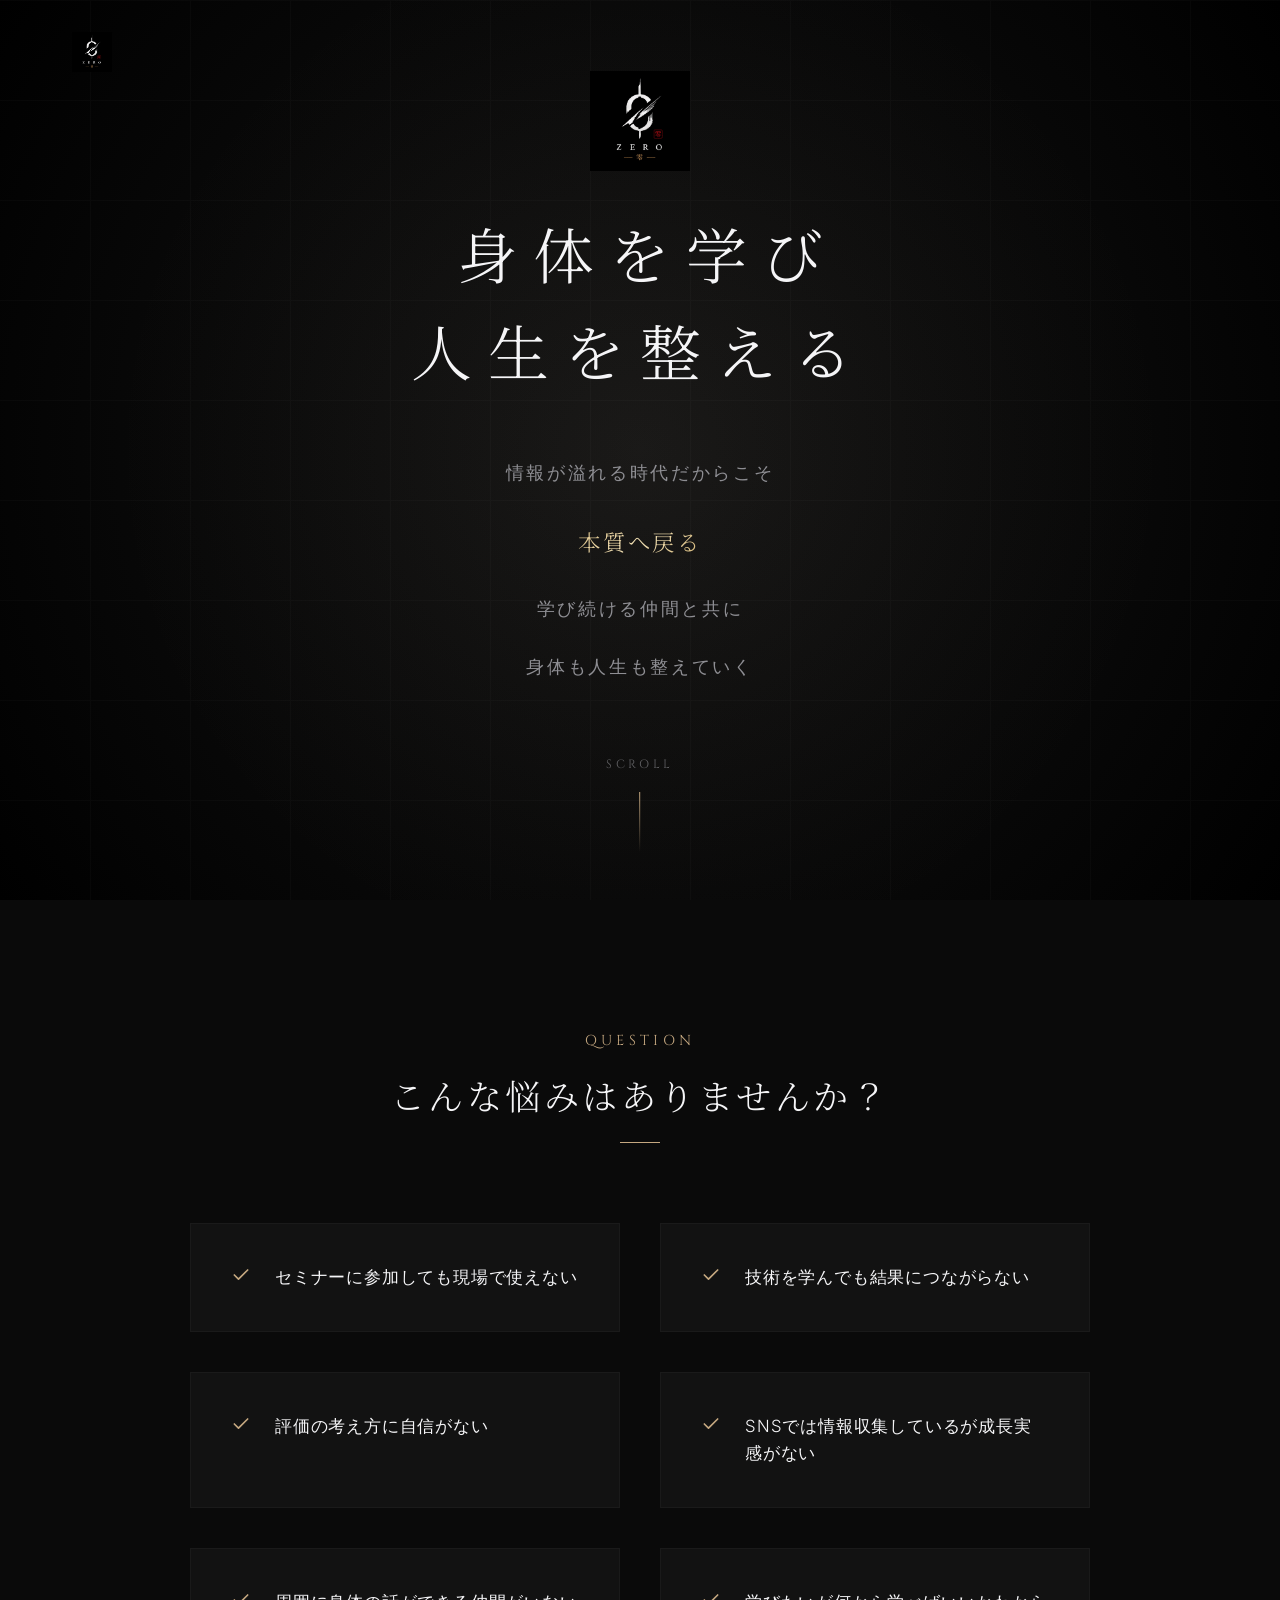
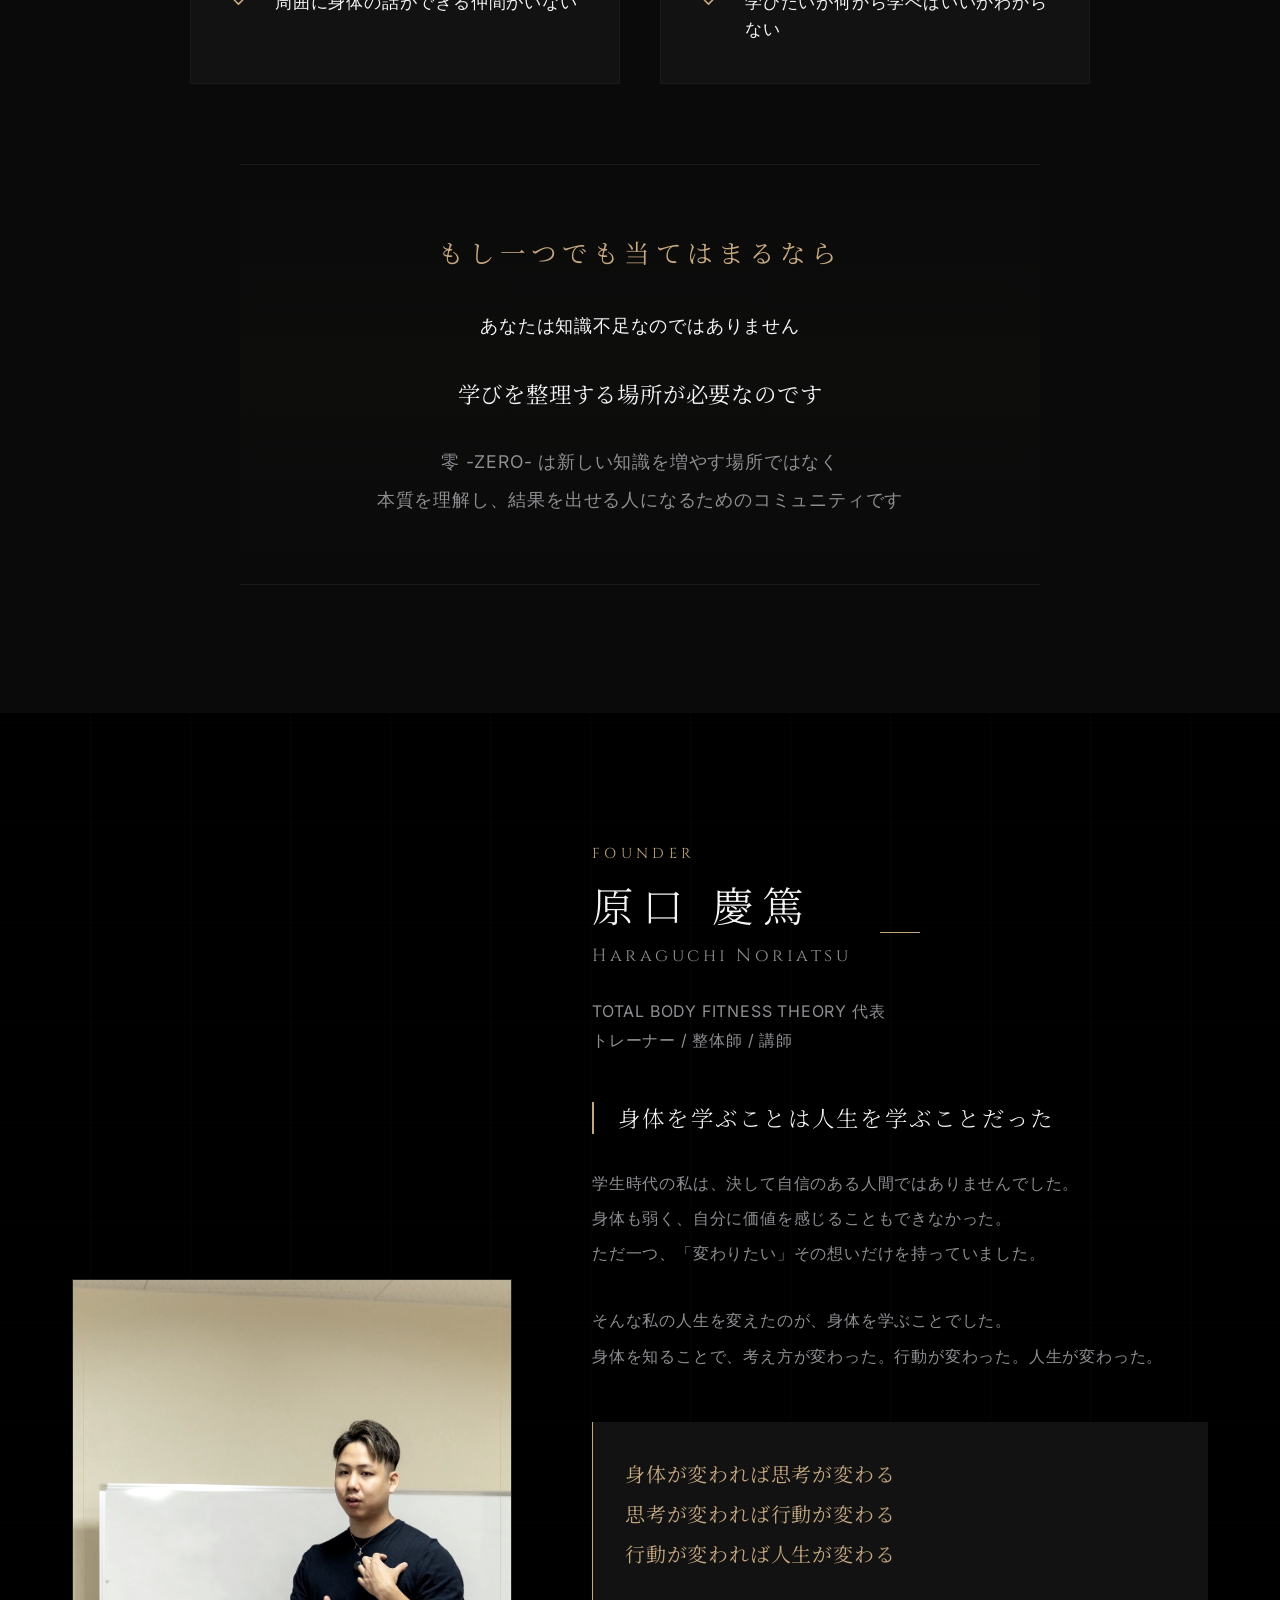
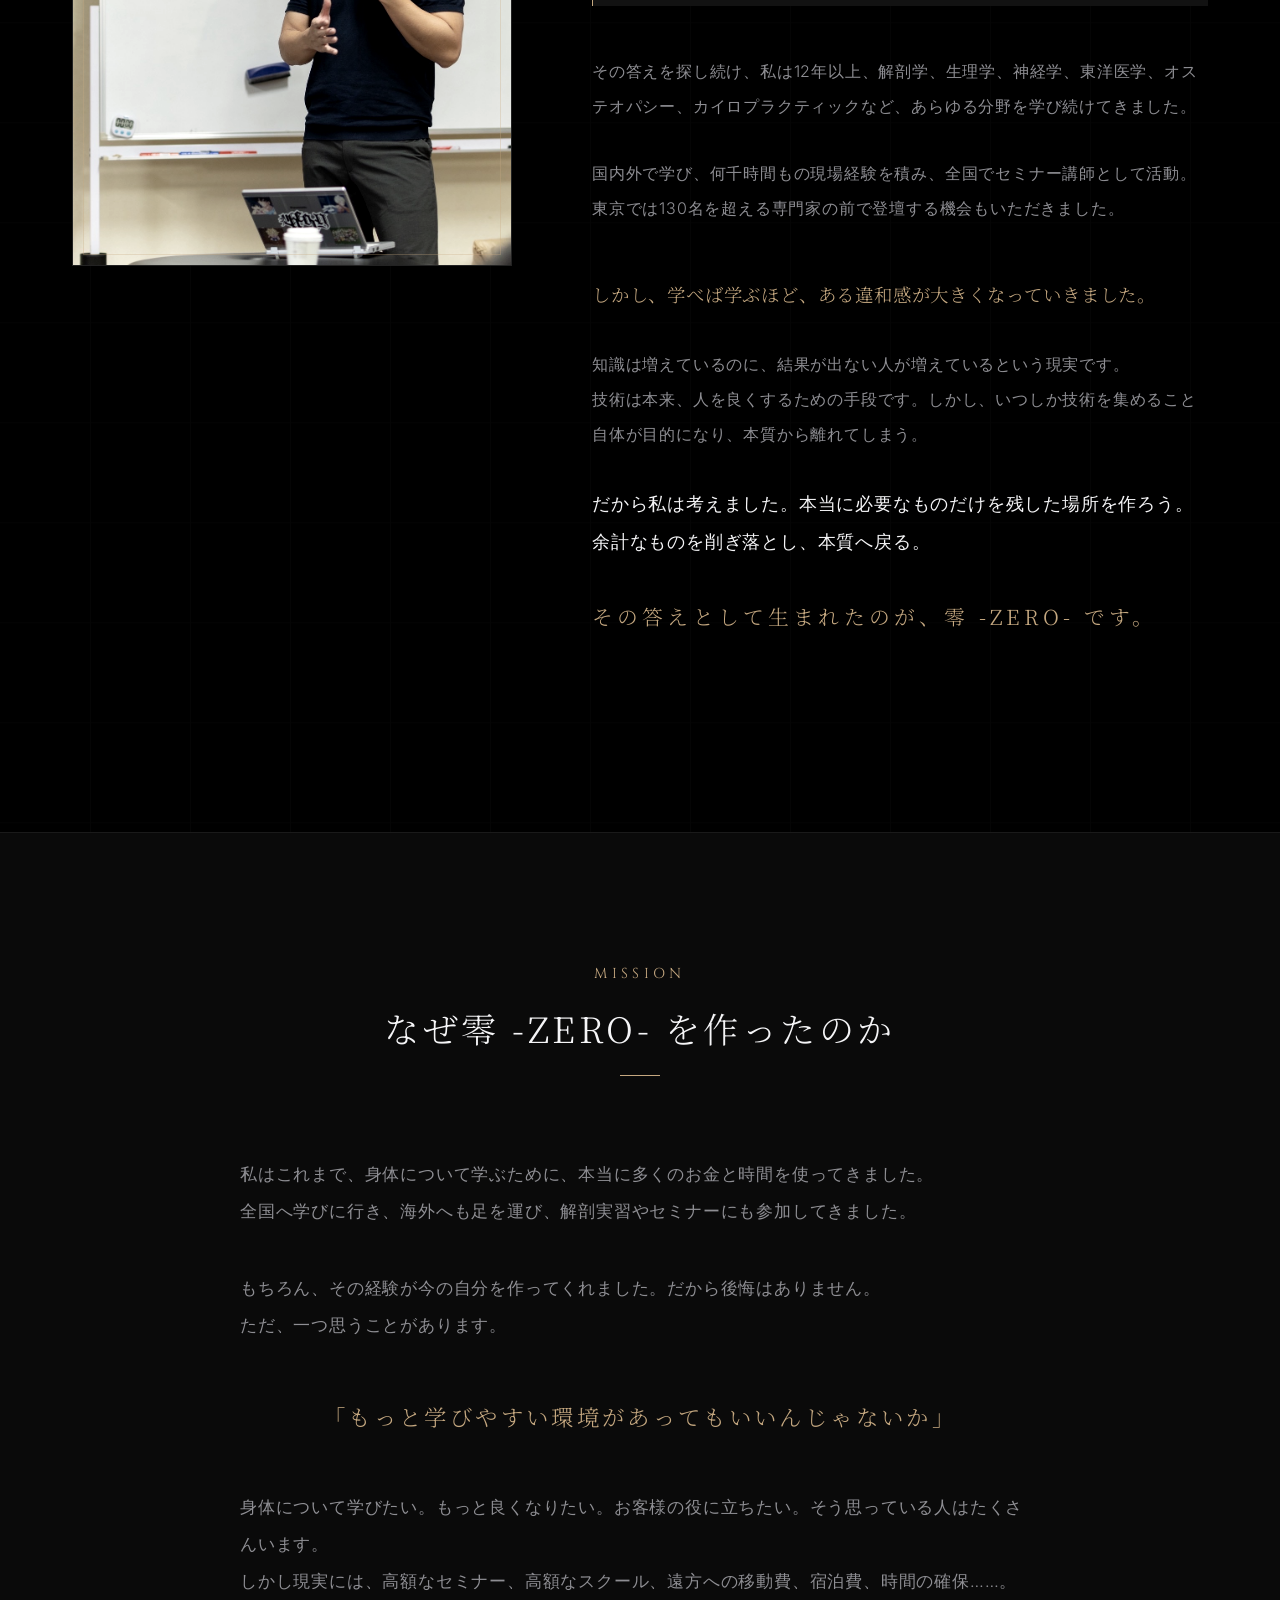
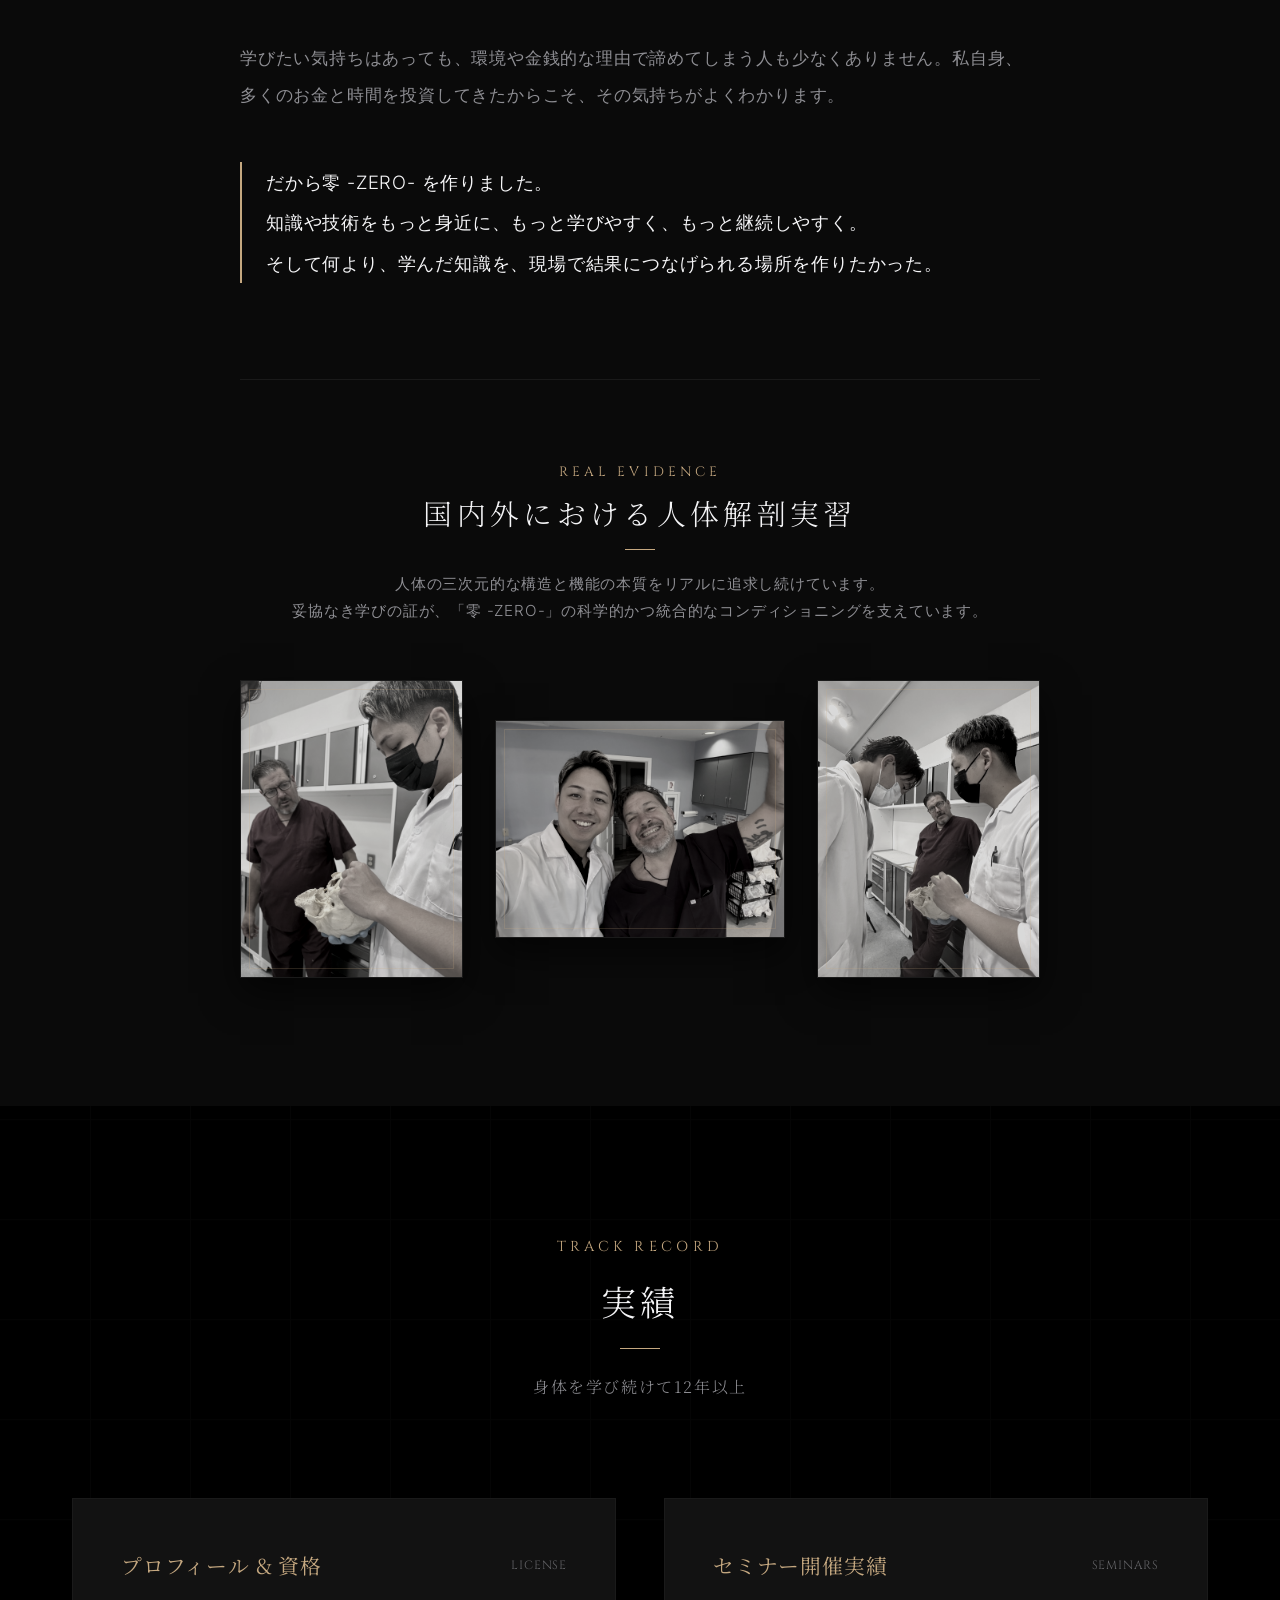
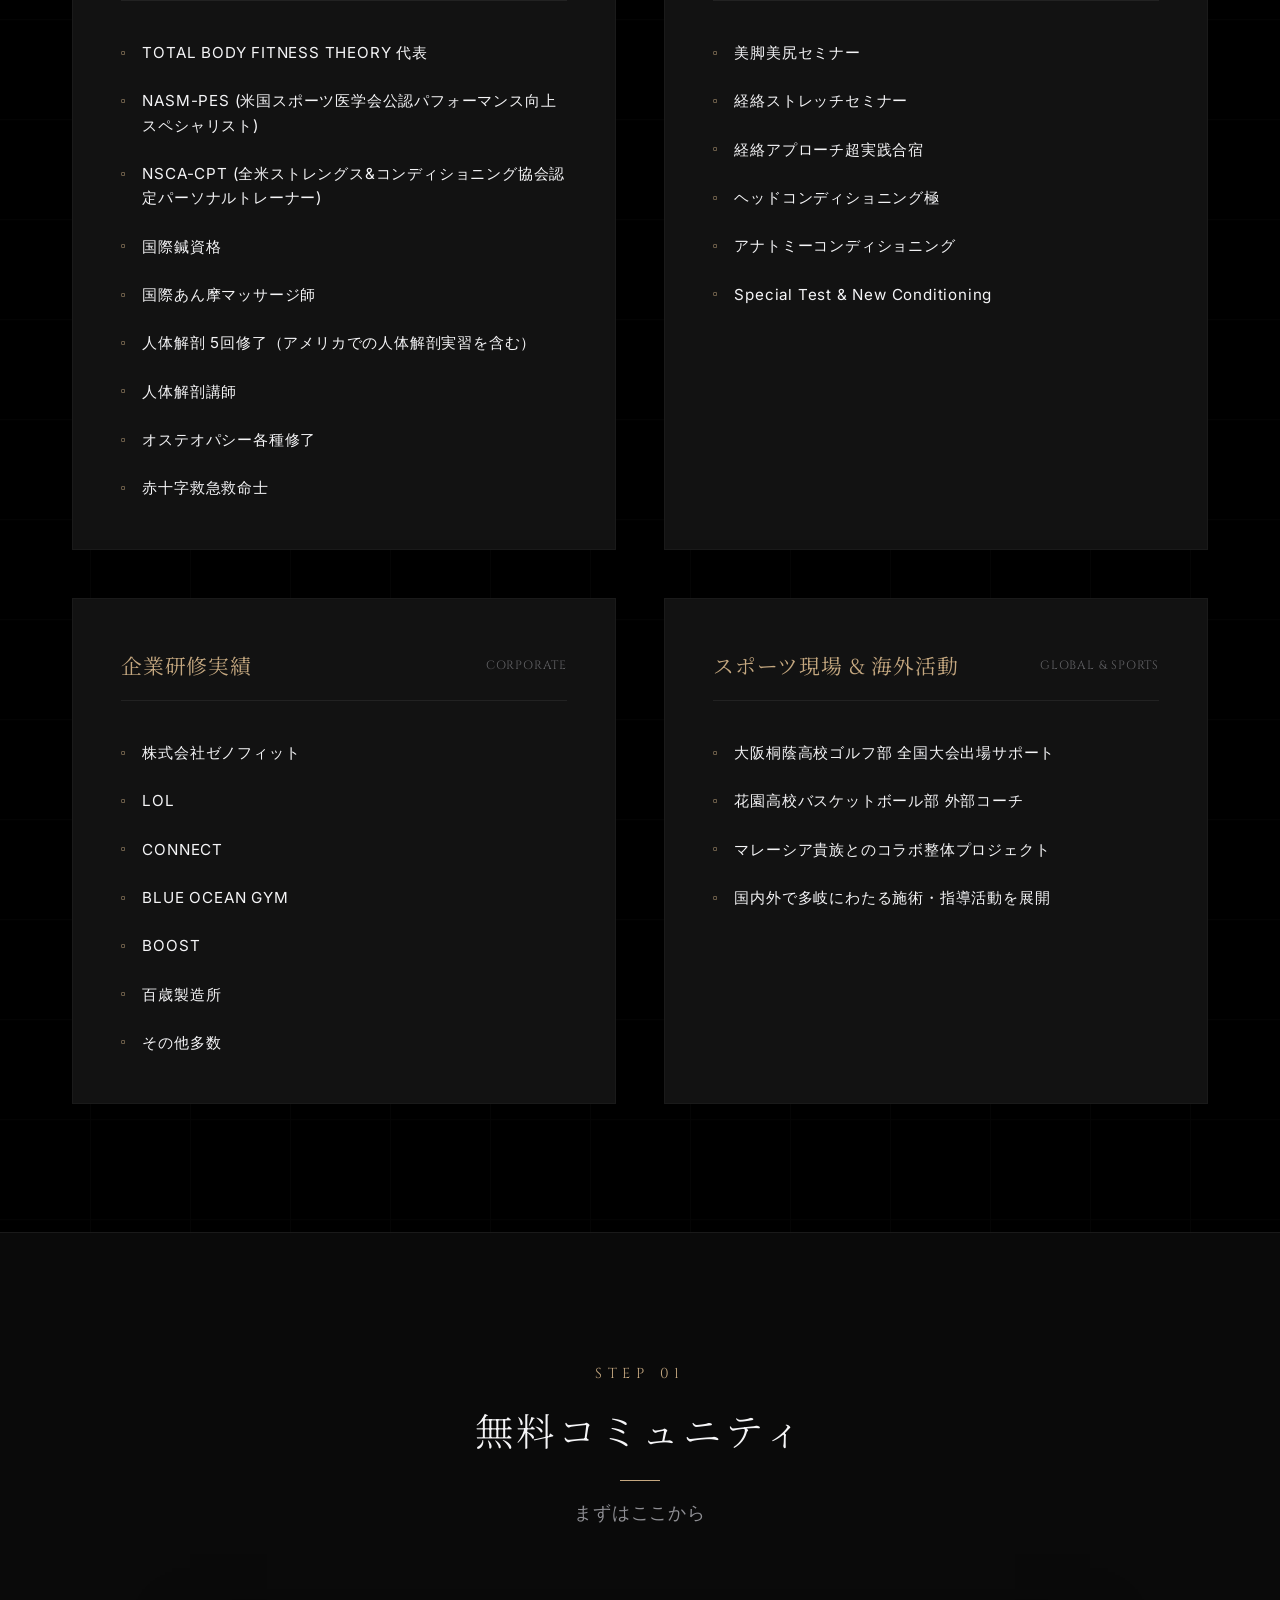
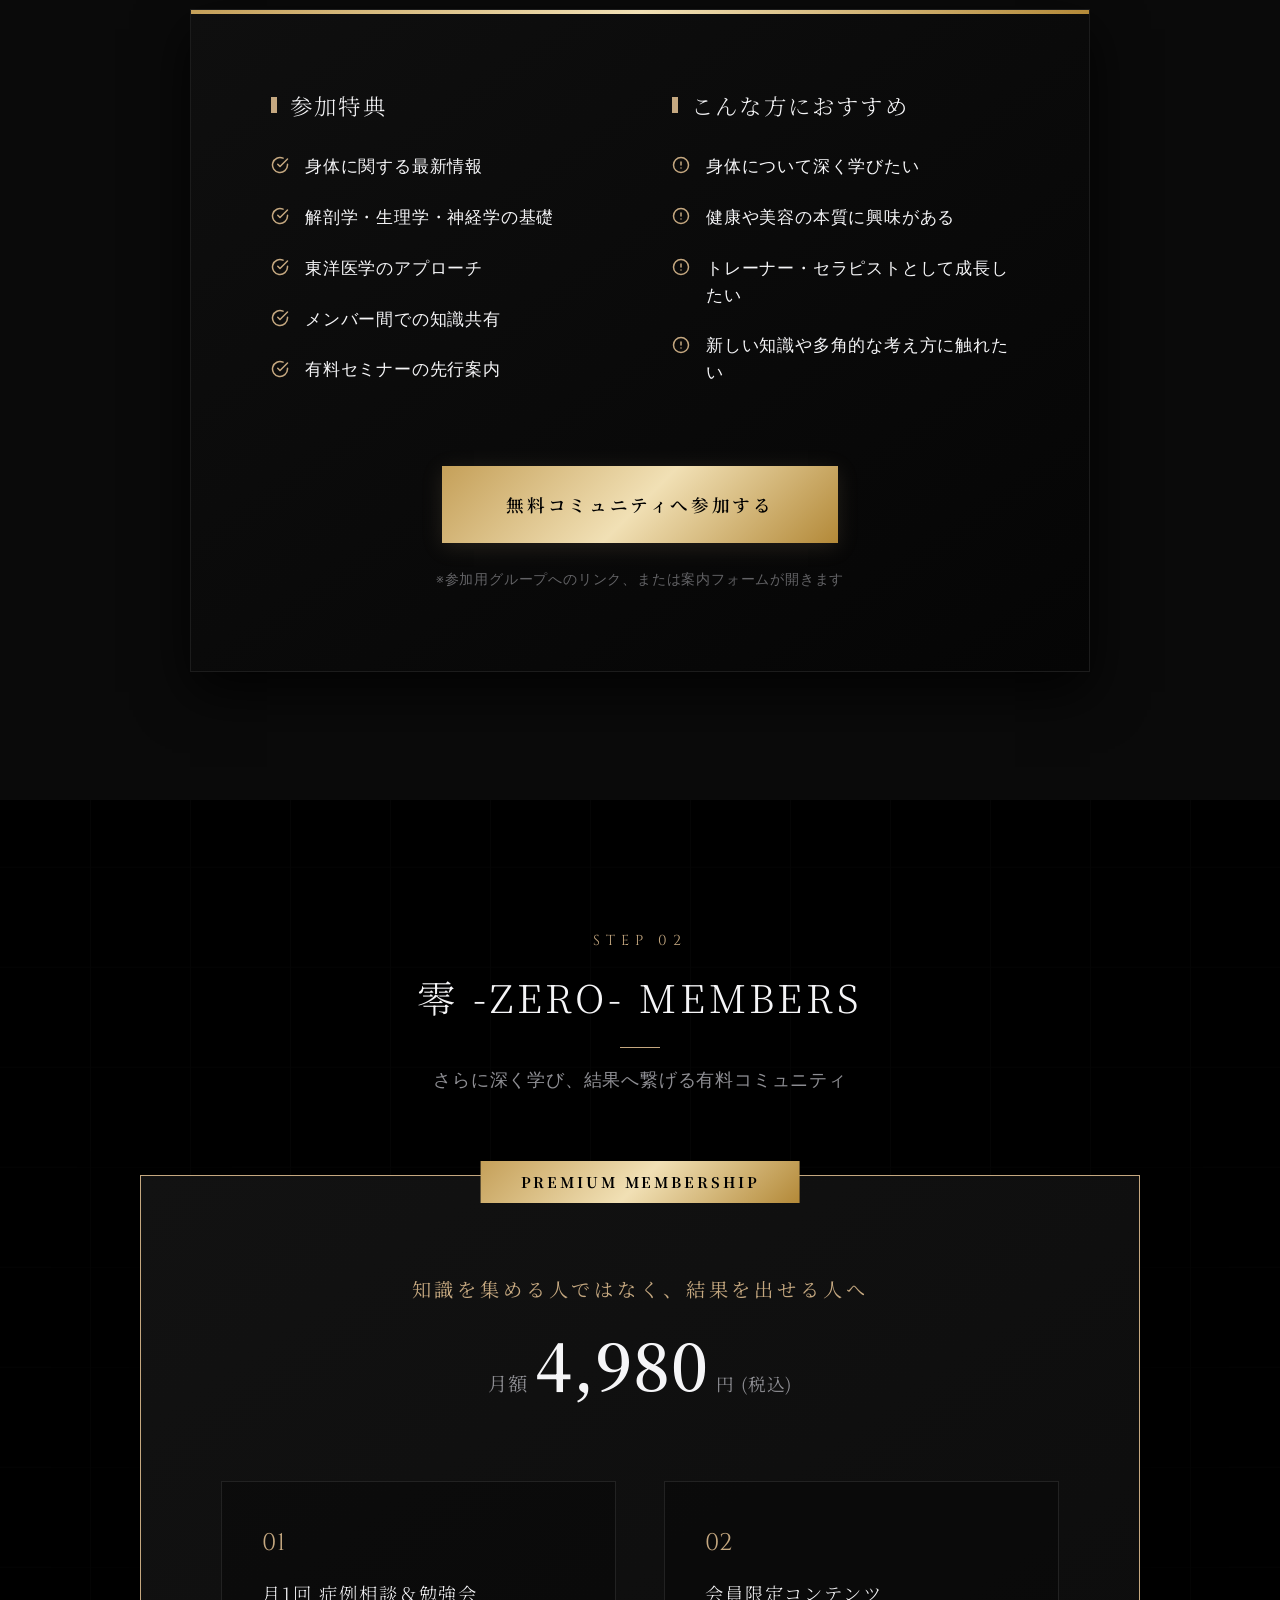
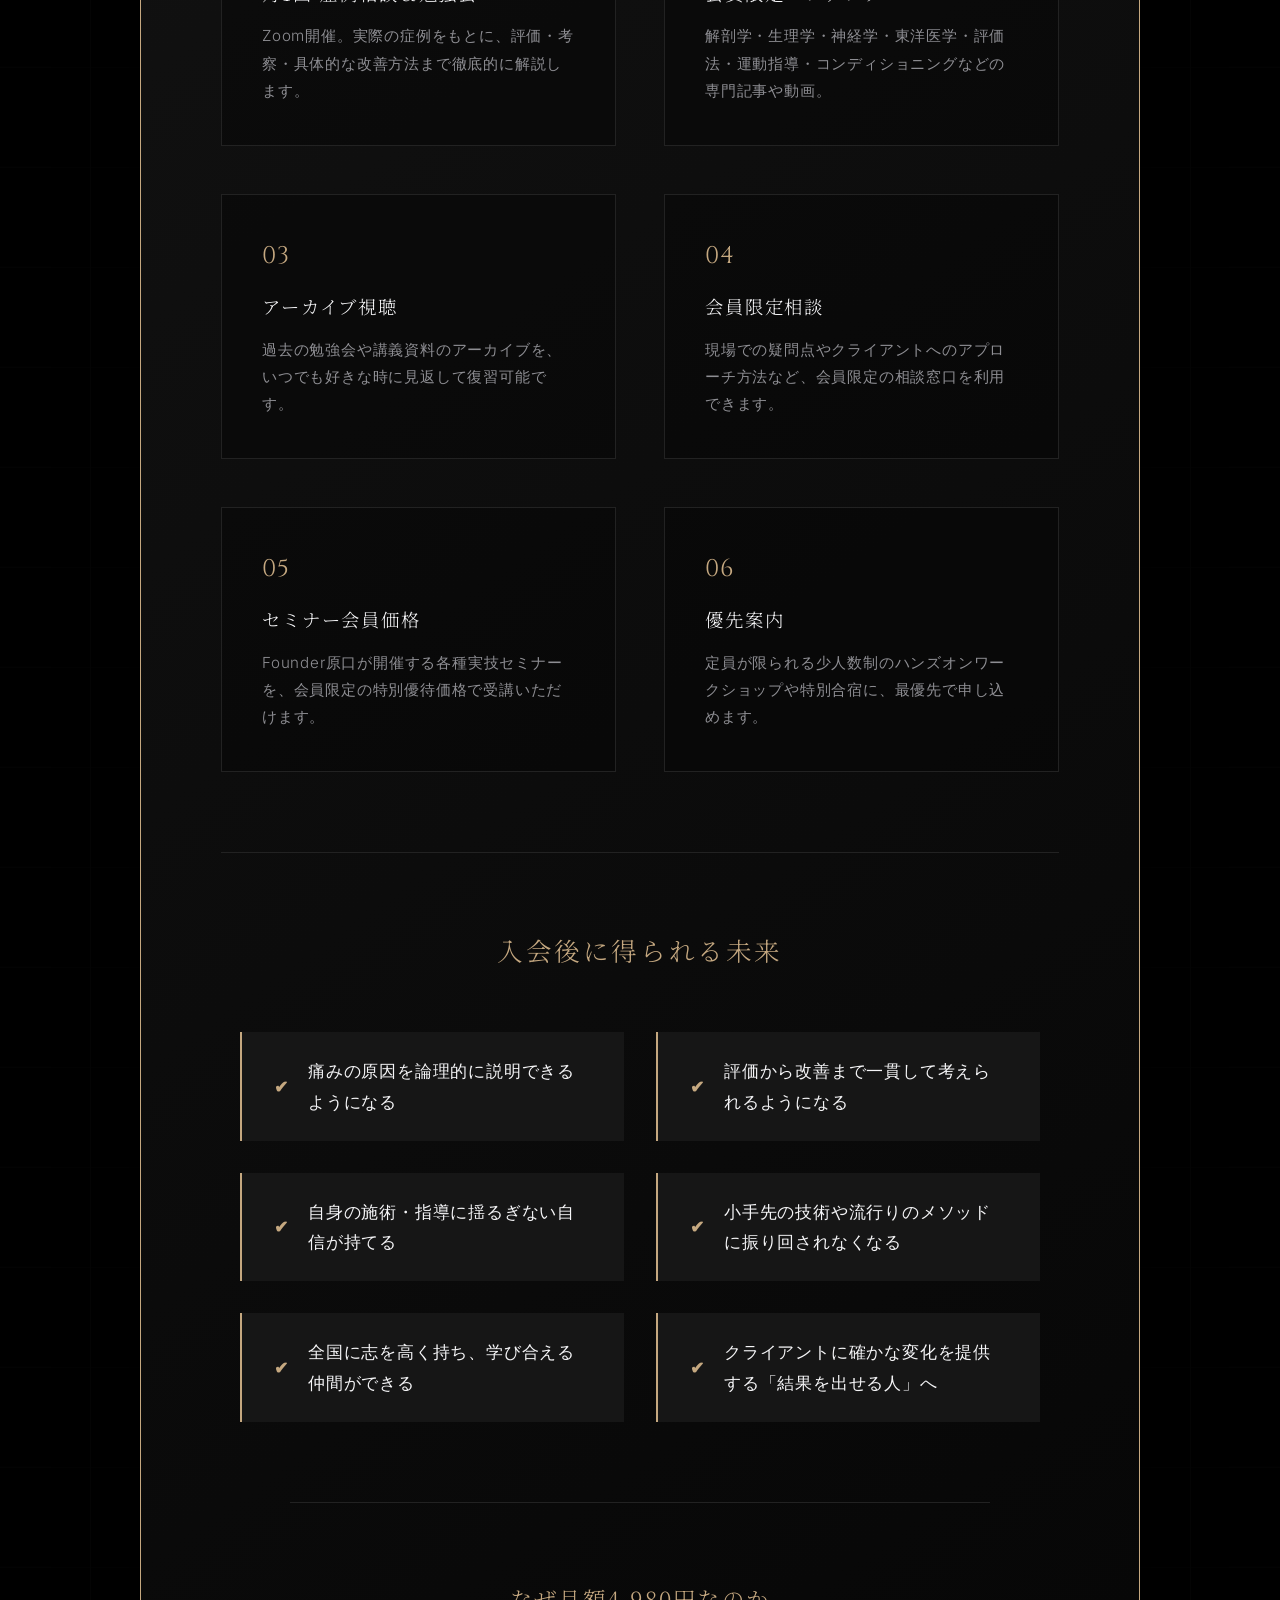
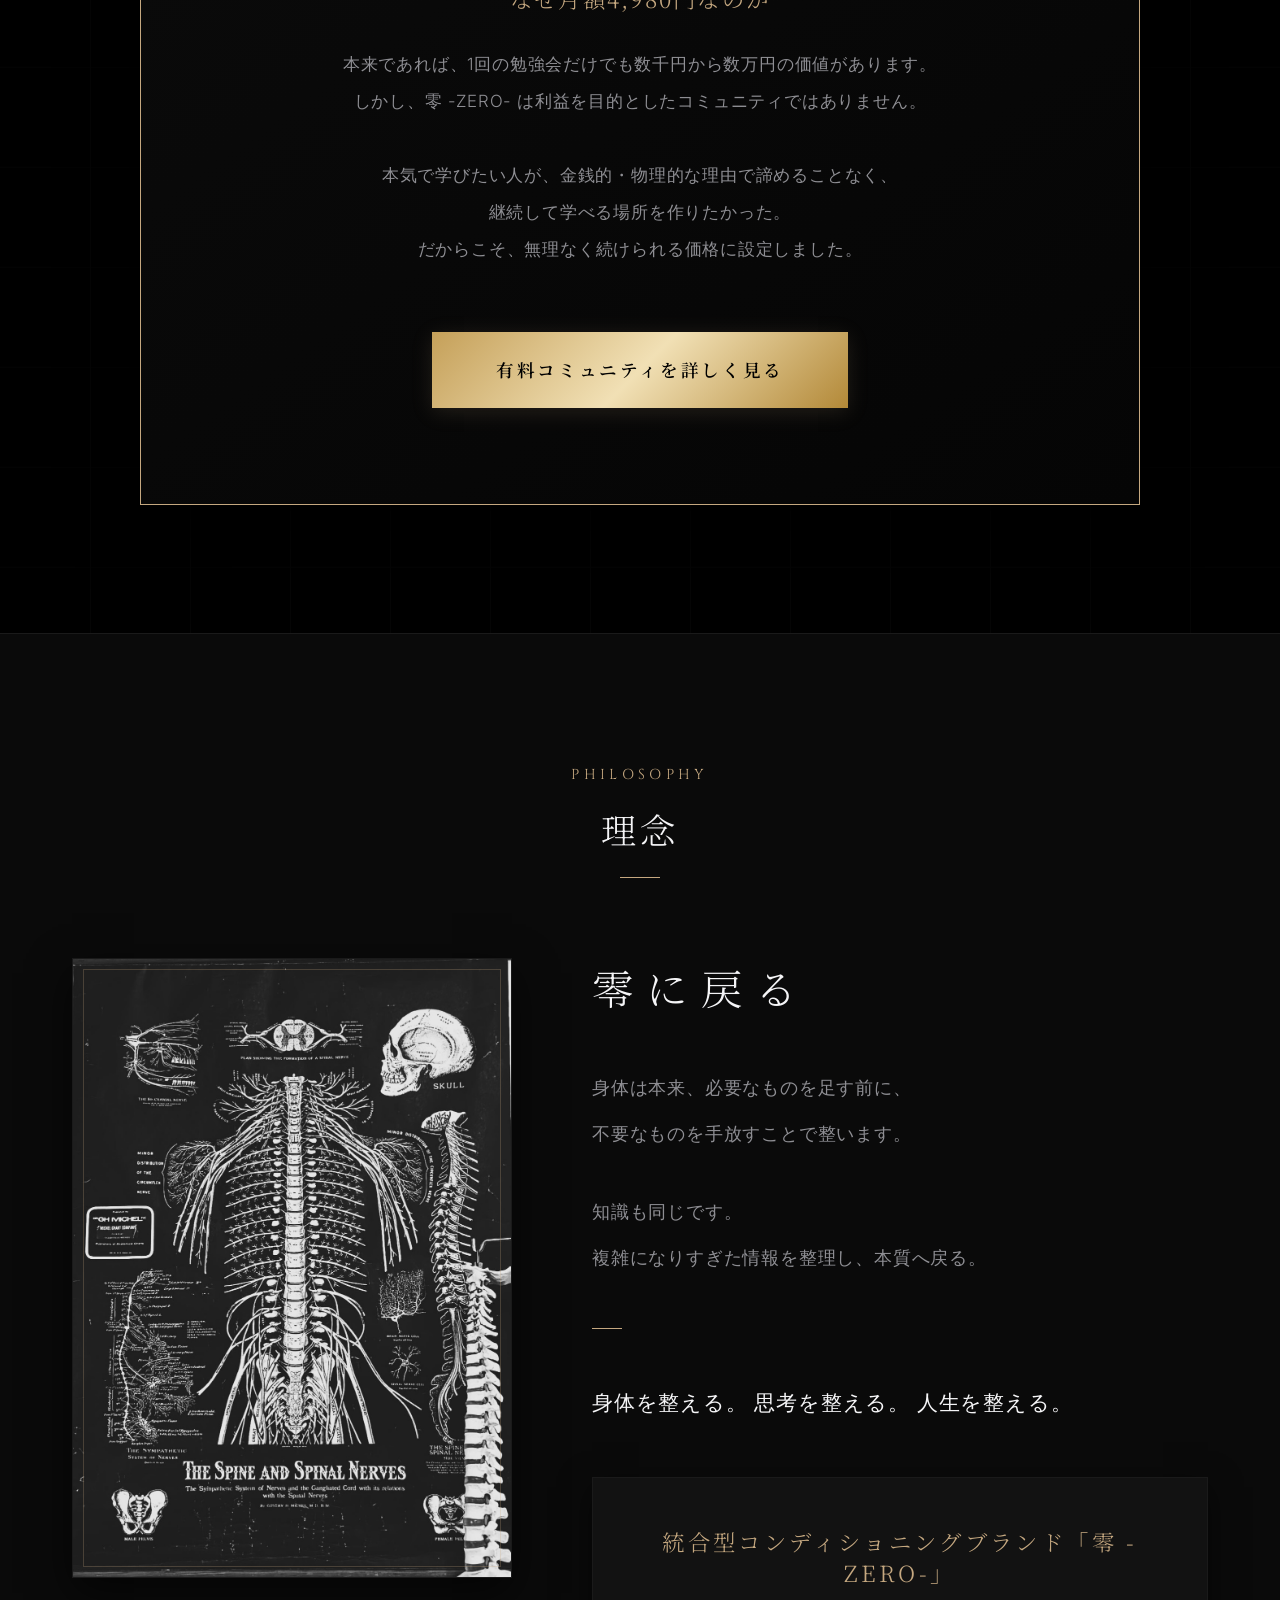
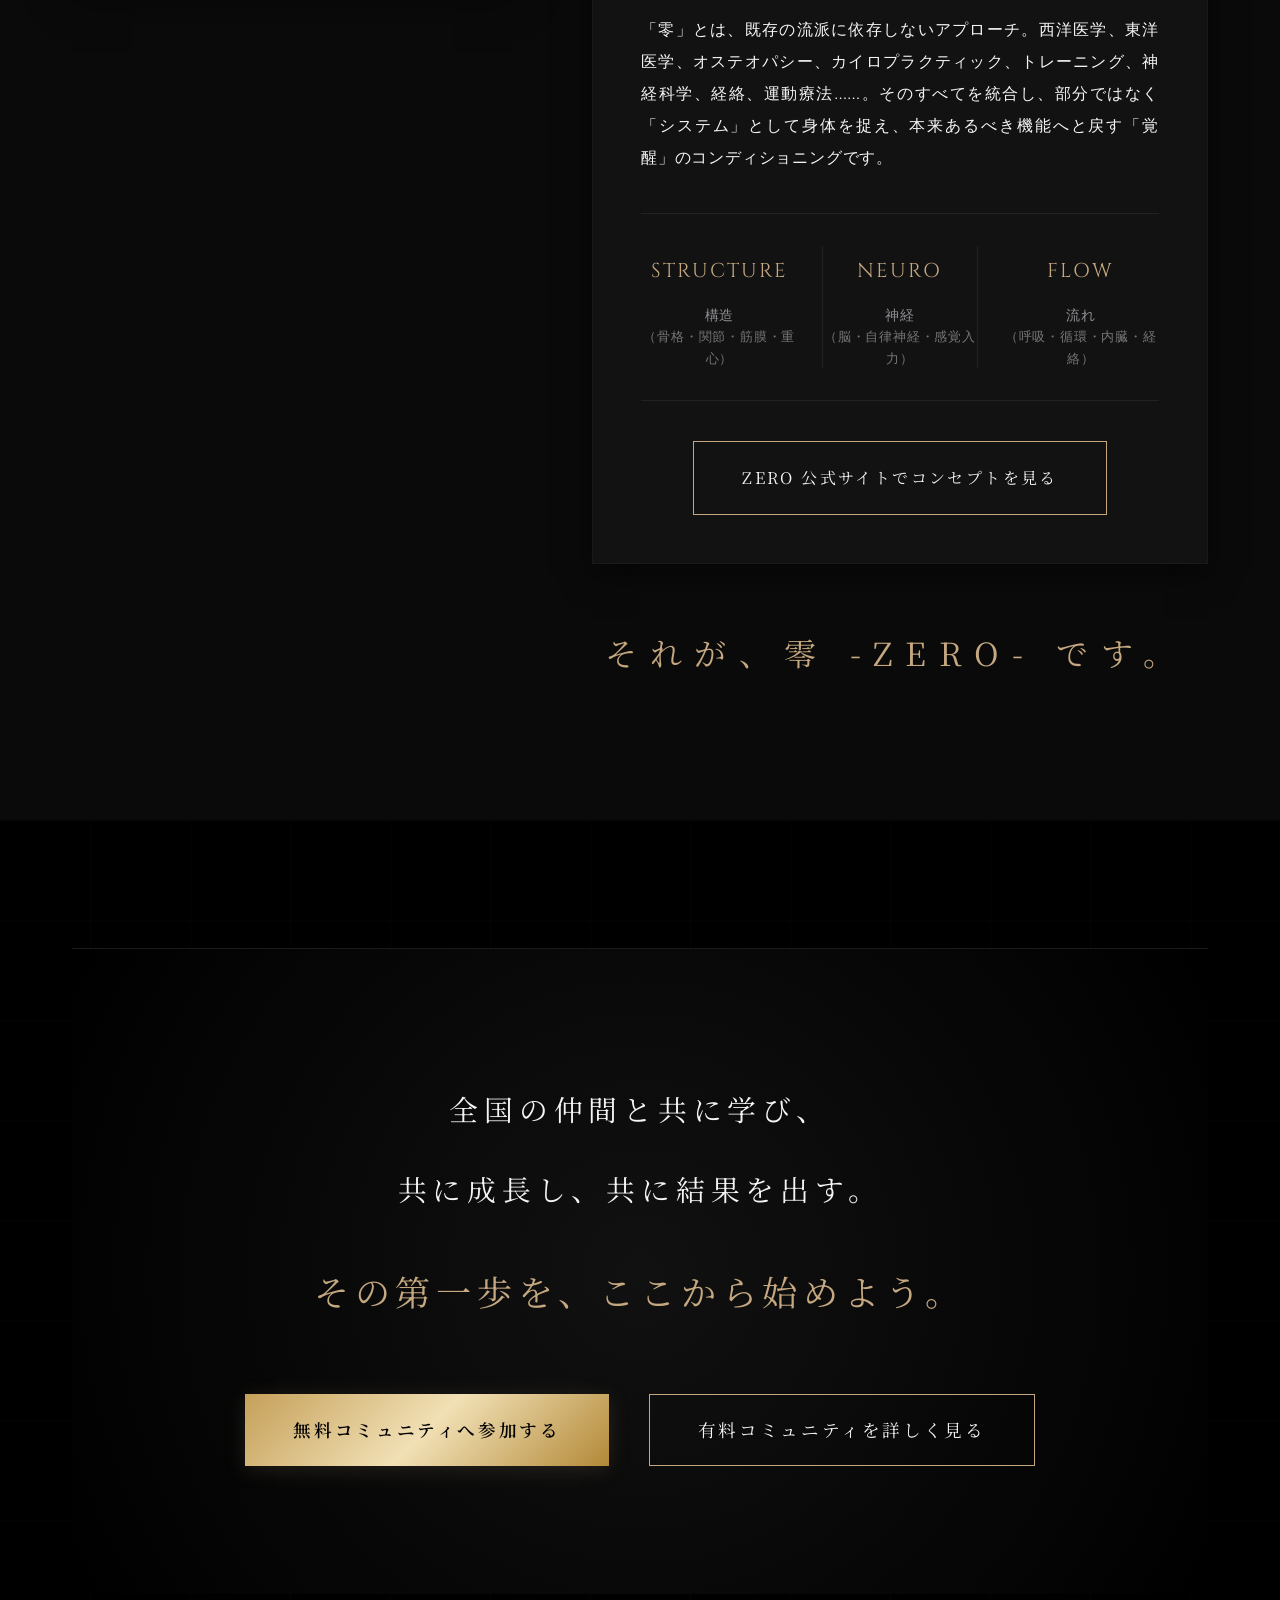
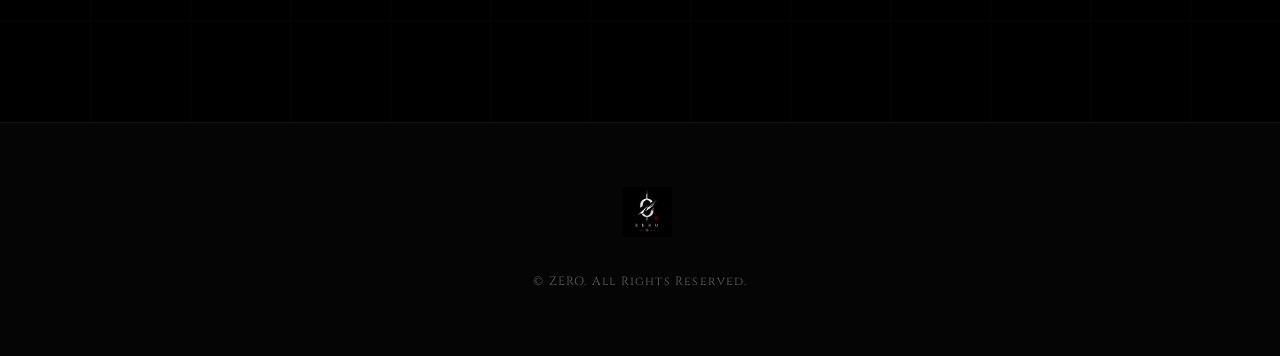
<file: index.html>
<!DOCTYPE html>
<html lang="ja">
<head>
    <meta charset="UTF-8">
    <meta name="viewport" content="width=device-width, initial-scale=1.0, maximum-scale=1.0, user-scalable=no">
    <meta name="description" content="身体を学び 人生を整える。新しい知識を増やす場所ではなく、本質を理解し結果を出せる人になるためのコミュニティ「零 -ZERO-」">
    <title>零 -ZERO- | 身体を学び 人生を整える</title>
    
    <!-- Link Stylesheet -->
    <link rel="stylesheet" href="style.css">
</head>
<body>

    <!-- ==========================================================================
         OPENING CINEMATIC ANIMATION
         ========================================================================== -->
    <div id="opening-overlay">
        <div class="opening-text-container">
            <span class="opening-phrase" id="phrase-1">身体は本来完成している</span>
            <span class="opening-phrase" id="phrase-2">足す前に戻る</span>
            <span class="opening-phrase" id="phrase-3">本質へ</span>
            <span class="opening-phrase" id="phrase-4">零へ</span>
            <span class="opening-phrase" id="phrase-5">ZERO</span>
        </div>
    </div>

    <!-- ==========================================================================
         HEADER
         ========================================================================== -->
    <header style="position: absolute; top: 0; left: 0; width: 100%; z-index: 10; padding: 2rem 0;">
        <div class="container" style="display: flex; justify-content: space-between; align-items: center;">
            <a href="index.html" style="display: flex; align-items: center;">
                <img src="./S__96075780.jpg" alt="零 -ZERO-" class="logo-img">
            </a>
        </div>
    </header>

    <!-- ==========================================================================
         FIRST VIEW (FV)
         ========================================================================== -->
    <section id="first-view">
        <div class="grid-accent"></div>
        <div class="container">
            <div class="fv-content">
                <div class="fv-brand-logo reveal" style="margin-bottom: -1rem;">
                    <img src="./S__96075780.jpg" alt="零 -ZERO-" class="logo-img-large">
                </div>
                
                <h1 class="fv-main-title reveal reveal-delay-1" style="margin-top: -1rem;">
                    身体を学び<br>人生を整える
                </h1>
                
                <div class="fv-sub-title reveal reveal-delay-2">
                    <p>情報が溢れる時代だからこそ</p>
                    <p class="text-gold" style="font-family: var(--font-serif); font-size: 1.4rem; margin: 1.5rem 0;">本質へ戻る</p>
                    <p>学び続ける仲間と共に</p>
                    <p>身体も人生も整えていく</p>
                </div>
                
                <div class="reveal reveal-delay-3" style="margin-top: 1rem;">
                    <a href="https://line.me/ti/g2/hF2ggDmEvnEAEJwoHnHKjgcZg6v1GfIiVQRmAg?utm_source=invitation&utm_medium=link_copy&utm_campaign=default" target="_blank" rel="noopener noreferrer" class="btn-gold">無料コミュニティへ参加する</a>
                </div>
            </div>
        </div>
        
        <div class="scroll-indicator">
            <span>SCROLL</span>
            <div class="scroll-line"></div>
        </div>
    </section>

    <!-- ==========================================================================
         EMPATHY SECTION
         ========================================================================== -->
    <section id="empathy" class="section-deep">
        <div class="container">
            <div class="empathy-title reveal">
                <p style="font-family: var(--font-eng); font-size: 0.9rem; letter-spacing: 0.3em; color: var(--gold-primary); margin-bottom: 1rem;">QUESTION</p>
                <h2>こんな悩みはありませんか？</h2>
            </div>
            
            <div class="empathy-grid">
                <div class="empathy-card reveal">
                    <div class="empathy-icon">
                        <svg width="20" height="20" viewBox="0 0 24 24" fill="none" stroke="currentColor" stroke-width="2" stroke-linecap="round" stroke-linejoin="round"><polyline points="20 6 9 17 4 12"></polyline></svg>
                    </div>
                    <div class="empathy-text">セミナーに参加しても現場で使えない</div>
                </div>
                
                <div class="empathy-card reveal reveal-delay-1">
                    <div class="empathy-icon">
                        <svg width="20" height="20" viewBox="0 0 24 24" fill="none" stroke="currentColor" stroke-width="2" stroke-linecap="round" stroke-linejoin="round"><polyline points="20 6 9 17 4 12"></polyline></svg>
                    </div>
                    <div class="empathy-text">技術を学んでも結果につながらない</div>
                </div>
                
                <div class="empathy-card reveal">
                    <div class="empathy-icon">
                        <svg width="20" height="20" viewBox="0 0 24 24" fill="none" stroke="currentColor" stroke-width="2" stroke-linecap="round" stroke-linejoin="round"><polyline points="20 6 9 17 4 12"></polyline></svg>
                    </div>
                    <div class="empathy-text">評価の考え方に自信がない</div>
                </div>
                
                <div class="empathy-card reveal reveal-delay-1">
                    <div class="empathy-icon">
                        <svg width="20" height="20" viewBox="0 0 24 24" fill="none" stroke="currentColor" stroke-width="2" stroke-linecap="round" stroke-linejoin="round"><polyline points="20 6 9 17 4 12"></polyline></svg>
                    </div>
                    <div class="empathy-text">SNSでは情報収集しているが成長実感がない</div>
                </div>
                
                <div class="empathy-card reveal">
                    <div class="empathy-icon">
                        <svg width="20" height="20" viewBox="0 0 24 24" fill="none" stroke="currentColor" stroke-width="2" stroke-linecap="round" stroke-linejoin="round"><polyline points="20 6 9 17 4 12"></polyline></svg>
                    </div>
                    <div class="empathy-text">周囲に身体の話ができる仲間がいない</div>
                </div>
                
                <div class="empathy-card reveal reveal-delay-1">
                    <div class="empathy-icon">
                        <svg width="20" height="20" viewBox="0 0 24 24" fill="none" stroke="currentColor" stroke-width="2" stroke-linecap="round" stroke-linejoin="round"><polyline points="20 6 9 17 4 12"></polyline></svg>
                    </div>
                    <div class="empathy-text">学びたいが何から学べばいいかわからない</div>
                </div>
            </div>
            
            <div class="empathy-transition-box reveal">
                <div class="empathy-lead">もし一つでも当てはまるなら</div>
                <div class="empathy-body">
                    <span>あなたは知識不足なのではありません</span>
                    <span style="font-size: 1.4rem; color: var(--text-main); font-family: var(--font-serif); margin: 1.5rem 0;">学びを整理する場所が必要なのです</span>
                    <span style="color: var(--text-sub);">零 -ZERO- は新しい知識を増やす場所ではなく<br>本質を理解し、結果を出せる人になるためのコミュニティです</span>
                </div>
            </div>
        </div>
    </section>

    <!-- ==========================================================================
         FOUNDER SECTION
         ========================================================================== -->
    <section id="founder" class="section-dark">
        <div class="grid-accent"></div>
        <div class="container">
            <div class="founder-wrapper">
                <!-- Left Image -->
                <div class="founder-img-box reveal">
                    <img src="./founder.jpg" alt="原口 慶篤" class="founder-img">
                </div>
                
                <!-- Right Content -->
                <div class="founder-content reveal reveal-delay-1">
                    <div class="founder-meta">
                        <div class="founder-label">Founder</div>
                        <h2 class="founder-name-ja" style="padding-bottom:0; margin-bottom:0.5rem; text-align:left;">原口 慶篤</h2>
                        <div class="founder-name-en">Haraguchi Noriatsu</div>
                        <div class="founder-title-label">
                            TOTAL BODY FITNESS THEORY 代表<br>
                            トレーナー / 整体師 / 講師
                        </div>
                    </div>
                    
                    <div class="founder-story">
                        <h3 class="story-heading">身体を学ぶことは人生を学ぶことだった</h3>
                        
                        <p class="story-paragraph">
                            学生時代の私は、決して自信のある人間ではありませんでした。<br>
                            身体も弱く、自分に価値を感じることもできなかった。<br>
                            ただ一つ、「変わりたい」その想いだけを持っていました。
                        </p>
                        
                        <p class="story-paragraph">
                            そんな私の人生を変えたのが、身体を学ぶことでした。<br>
                            身体を知ることで、考え方が変わった。行動が変わった。人生が変わった。
                        </p>
                        
                        <div class="story-quote-block">
                            身体が変われば思考が変わる<br>
                            思考が変われば行動が変わる<br>
                            行動が変われば人生が変わる
                        </div>
                        
                        <p class="story-paragraph">
                            その答えを探し続け、私は12年以上、解剖学、生理学、神経学、東洋医学、オステオパシー、カイロプラクティックなど、あらゆる分野を学び続けてきました。
                        </p>
                        
                        <p class="story-paragraph">
                            国内外で学び、何千時間もの現場経験を積み、全国でセミナー講師として活動。東京では130名を超える専門家の前で登壇する機会もいただきました。
                        </p>
                        
                        <p class="story-paragraph" style="color: var(--gold-primary); font-family: var(--font-serif); font-size: 1.15rem; margin-top: 3rem;">
                            しかし、学べば学ぶほど、ある違和感が大きくなっていきました。
                        </p>
                        
                        <p class="story-paragraph">
                            知識は増えているのに、結果が出ない人が増えているという現実です。<br>
                            技術は本来、人を良くするための手段です。しかし、いつしか技術を集めること自体が目的になり、本質から離れてしまう。
                        </p>
                        
                        <p class="story-paragraph" style="font-size: 1.1rem; color: var(--text-main);">
                            だから私は考えました。本当に必要なものだけを残した場所を作ろう。<br>
                            余計なものを削ぎ落とし、本質へ戻る。
                        </p>
                        
                        <p class="story-paragraph" style="font-family: var(--font-serif); font-size: 1.3rem; color: var(--gold-primary); margin-top: 2rem; letter-spacing: 0.2em;">
                            その答えとして生まれたのが、零 -ZERO- です。
                        </p>
                    </div>
                </div>
            </div>
        </div>
    </section>

    <!-- ==========================================================================
         WHY ZERO? SECTION
         ========================================================================== -->
    <section id="why-zero" class="section-deep" style="border-top: 1px solid #1a1a1a;">
        <div class="container">
            <div class="why-title reveal">
                <p style="font-family: var(--font-eng); font-size: 0.9rem; letter-spacing: 0.3em; color: var(--gold-primary); margin-bottom: 1rem;">MISSION</p>
                <h2>なぜ零 -ZERO- を作ったのか</h2>
            </div>
            
            <div class="why-content reveal">
                <div class="why-story-box">
                    <p class="why-paragraph">
                        私はこれまで、身体について学ぶために、本当に多くのお金と時間を使ってきました。<br>
                        全国へ学びに行き、海外へも足を運び、解剖実習やセミナーにも参加してきました。
                    </p>
                    
                    <p class="why-paragraph">
                        もちろん、その経験が今の自分を作ってくれました。だから後悔はありません。<br>
                        ただ、一つ思うことがあります。
                    </p>
                    
                    <p class="why-paragraph" style="font-family: var(--font-serif); font-size: 1.4rem; color: var(--gold-primary); text-align: center; margin: 3rem 0; letter-spacing: 0.15em;">
                        「もっと学びやすい環境があってもいいんじゃないか」
                    </p>
                    
                    <p class="why-paragraph">
                        身体について学びたい。もっと良くなりたい。お客様の役に立ちたい。そう思っている人はたくさんいます。<br>
                        しかし現実には、高額なセミナー、高額なスクール、遠方への移動費、宿泊費、時間の確保……。
                    </p>
                    
                    <p class="why-paragraph">
                        学びたい気持ちはあっても、環境や金銭的な理由で諦めてしまう人も少なくありません。私自身、多くのお金と時間を投資してきたからこそ、その気持ちがよくわかります。
                    </p>
                    
                    <p class="why-paragraph" style="font-size: 1.15rem; color: var(--text-main); border-left: 2px solid var(--gold-primary); padding-left: 1.5rem; margin-top: 3rem;">
                        だから零 -ZERO- を作りました。<br>
                        知識や技術をもっと身近に、もっと学びやすく、もっと継続しやすく。<br>
                        そして何より、学んだ知識を、現場で結果につなげられる場所を作りたかった。
                    </p>
                </div>

                <!-- Real Dissection Training Experience -->
                <div class="dissection-evidence reveal">
                    <div style="text-align: center; margin-bottom: 3.5rem;">
                        <span style="font-family: var(--font-eng); font-size: 0.85rem; letter-spacing: 0.3em; color: var(--gold-primary); display: block; margin-bottom: 0.5rem;">REAL EVIDENCE</span>
                        <h3 style="font-family: var(--font-serif); font-size: 1.8rem; color: var(--text-main); letter-spacing: 0.15em; display: inline-block;">
                            国内外における人体解剖実習
                        </h3>
                        <div style="width: 30px; height: 1px; background: var(--gold-primary); margin: 1rem auto 0 auto;"></div>
                        <p style="font-size: 0.95rem; color: var(--text-sub); margin-top: 1.2rem; line-height: 1.8;">
                            人体の三次元的な構造と機能の本質をリアルに追求し続けています。<br>
                            妥協なき学びの証が、「零 -ZERO-」の科学的かつ統合的なコンディショニングを支えています。
                        </p>
                    </div>
                    
                    <div class="dissection-gallery">
                        <div class="dissection-item portrait reveal">
                            <img src="./S__96083971_0.jpg" alt="人体解剖実習風景1" class="dissection-img">
                        </div>
                        <div class="dissection-item landscape reveal reveal-delay-1">
                            <img src="./S__96083972_0.jpg" alt="人体解剖実習風景2" class="dissection-img">
                        </div>
                        <div class="dissection-item portrait reveal reveal-delay-2">
                            <img src="./S__96083974_0.jpg" alt="人体解剖実習風景3" class="dissection-img">
                        </div>
                    </div>
                </div>
            </div>
        </div>
    </section>

    <!-- ==========================================================================
         CREDENTIALS (実績) SECTION
         ========================================================================== -->
    <section id="credentials" class="section-dark">
        <div class="grid-accent"></div>
        <div class="container">
            <div class="credentials-title reveal">
                <p style="font-family: var(--font-eng); font-size: 0.9rem; letter-spacing: 0.3em; color: var(--gold-primary); margin-bottom: 1rem;">TRACK RECORD</p>
                <h2>実績</h2>
                <p style="margin-top: 1.5rem; color: var(--text-sub); font-family: var(--font-serif); letter-spacing: 0.1em;">身体を学び続けて12年以上</p>
            </div>
            
            <div class="credentials-container">
                <!-- Group 1 -->
                <div class="credentials-group reveal">
                    <div class="credentials-group-title">
                        <span>プロフィール & 資格</span>
                        <span style="font-family: var(--font-eng); font-size: 0.75rem; color: var(--text-muted);">LICENSE</span>
                    </div>
                    <ul class="credentials-list">
                        <li class="credentials-item">TOTAL BODY FITNESS THEORY 代表</li>
                        <li class="credentials-item">NASM-PES (米国スポーツ医学会公認パフォーマンス向上スペシャリスト)</li>
                        <li class="credentials-item">NSCA-CPT (全米ストレングス&コンディショニング協会認定パーソナルトレーナー)</li>
                        <li class="credentials-item">国際鍼資格</li>
                        <li class="credentials-item">国際あん摩マッサージ師</li>
                        <li class="credentials-item">人体解剖 5回修了（アメリカでの人体解剖実習を含む）</li>
                        <li class="credentials-item">人体解剖講師</li>
                        <li class="credentials-item">オステオパシー各種修了</li>
                        <li class="credentials-item">赤十字救急救命士</li>
                    </ul>
                </div>
                
                <!-- Group 2 -->
                <div class="credentials-group reveal reveal-delay-1">
                    <div class="credentials-group-title">
                        <span>セミナー開催実績</span>
                        <span style="font-family: var(--font-eng); font-size: 0.75rem; color: var(--text-muted);">SEMINARS</span>
                    </div>
                    <ul class="credentials-list">
                        <li class="credentials-item">美脚美尻セミナー</li>
                        <li class="credentials-item">経絡ストレッチセミナー</li>
                        <li class="credentials-item">経絡アプローチ超実践合宿</li>
                        <li class="credentials-item">ヘッドコンディショニング極</li>
                        <li class="credentials-item">アナトミーコンディショニング</li>
                        <li class="credentials-item">Special Test & New Conditioning</li>
                    </ul>
                </div>
                
                <!-- Group 3 -->
                <div class="credentials-group reveal">
                    <div class="credentials-group-title">
                        <span>企業研修実績</span>
                        <span style="font-family: var(--font-eng); font-size: 0.75rem; color: var(--text-muted);">CORPORATE</span>
                    </div>
                    <ul class="credentials-list">
                        <li class="credentials-item">株式会社ゼノフィット</li>
                        <li class="credentials-item">LOL</li>
                        <li class="credentials-item">CONNECT</li>
                        <li class="credentials-item">BLUE OCEAN GYM</li>
                        <li class="credentials-item">BOOST</li>
                        <li class="credentials-item">百歳製造所</li>
                        <li class="credentials-item">その他多数</li>
                    </ul>
                </div>
                
                <!-- Group 4 -->
                <div class="credentials-group reveal reveal-delay-1">
                    <div class="credentials-group-title">
                        <span>スポーツ現場 & 海外活動</span>
                        <span style="font-family: var(--font-eng); font-size: 0.75rem; color: var(--text-muted);">GLOBAL & SPORTS</span>
                    </div>
                    <ul class="credentials-list">
                        <li class="credentials-item">大阪桐蔭高校ゴルフ部 全国大会出場サポート</li>
                        <li class="credentials-item">花園高校バスケットボール部 外部コーチ</li>
                        <li class="credentials-item">マレーシア貴族とのコラボ整体プロジェクト</li>
                        <li class="credentials-item">国内外で多岐にわたる施術・指導活動を展開</li>
                    </ul>
                </div>
            </div>
        </div>
    </section>

    <!-- ==========================================================================
         FREE COMMUNITY SECTION
         ========================================================================== -->
    <section id="free-community" class="section-deep" style="border-top: 1px solid #1a1a1a;">
        <div class="container">
            <div class="community-header reveal">
                <div class="community-section-label">STEP 01</div>
                <h2 class="community-main-title">無料コミュニティ</h2>
                <p class="community-sub-title">まずはここから</p>
            </div>
            
            <div class="free-community-box reveal">
                <div class="community-grid">
                    <!-- Left: Benefits -->
                    <div>
                        <h3 class="community-block-title">参加特典</h3>
                        <ul class="community-benefits-list">
                            <li class="benefit-item">
                                <svg width="20" height="20" viewBox="0 0 24 24" fill="none" stroke="currentColor" stroke-width="2" stroke-linecap="round" stroke-linejoin="round"><path d="M22 11.08V12a10 10 0 1 1-5.93-9.14"></path><polyline points="22 4 12 14.01 9 11.01"></polyline></svg>
                                身体に関する最新情報
                            </li>
                            <li class="benefit-item">
                                <svg width="20" height="20" viewBox="0 0 24 24" fill="none" stroke="currentColor" stroke-width="2" stroke-linecap="round" stroke-linejoin="round"><path d="M22 11.08V12a10 10 0 1 1-5.93-9.14"></path><polyline points="22 4 12 14.01 9 11.01"></polyline></svg>
                                解剖学・生理学・神経学の基礎
                            </li>
                            <li class="benefit-item">
                                <svg width="20" height="20" viewBox="0 0 24 24" fill="none" stroke="currentColor" stroke-width="2" stroke-linecap="round" stroke-linejoin="round"><path d="M22 11.08V12a10 10 0 1 1-5.93-9.14"></path><polyline points="22 4 12 14.01 9 11.01"></polyline></svg>
                                東洋医学のアプローチ
                            </li>
                            <li class="benefit-item">
                                <svg width="20" height="20" viewBox="0 0 24 24" fill="none" stroke="currentColor" stroke-width="2" stroke-linecap="round" stroke-linejoin="round"><path d="M22 11.08V12a10 10 0 1 1-5.93-9.14"></path><polyline points="22 4 12 14.01 9 11.01"></polyline></svg>
                                メンバー間での知識共有
                            </li>
                            <li class="benefit-item">
                                <svg width="20" height="20" viewBox="0 0 24 24" fill="none" stroke="currentColor" stroke-width="2" stroke-linecap="round" stroke-linejoin="round"><path d="M22 11.08V12a10 10 0 1 1-5.93-9.14"></path><polyline points="22 4 12 14.01 9 11.01"></polyline></svg>
                                有料セミナーの先行案内
                            </li>
                        </ul>
                    </div>
                    
                    <!-- Right: Recommendations -->
                    <div>
                        <h3 class="community-block-title">こんな方におすすめ</h3>
                        <ul class="community-target-list">
                            <li class="target-item">
                                <svg width="20" height="20" viewBox="0 0 24 24" fill="none" stroke="currentColor" stroke-width="2" stroke-linecap="round" stroke-linejoin="round"><circle cx="12" cy="12" r="10"></circle><line x1="12" y1="8" x2="12" y2="12"></line><line x1="12" y1="16" x2="12.01" y2="16"></line></svg>
                                身体について深く学びたい
                            </li>
                            <li class="target-item">
                                <svg width="20" height="20" viewBox="0 0 24 24" fill="none" stroke="currentColor" stroke-width="2" stroke-linecap="round" stroke-linejoin="round"><circle cx="12" cy="12" r="10"></circle><line x1="12" y1="8" x2="12" y2="12"></line><line x1="12" y1="16" x2="12.01" y2="16"></line></svg>
                                健康や美容の本質に興味がある
                            </li>
                            <li class="target-item">
                                <svg width="20" height="20" viewBox="0 0 24 24" fill="none" stroke="currentColor" stroke-width="2" stroke-linecap="round" stroke-linejoin="round"><circle cx="12" cy="12" r="10"></circle><line x1="12" y1="8" x2="12" y2="12"></line><line x1="12" y1="16" x2="12.01" y2="16"></line></svg>
                                トレーナー・セラピストとして成長したい
                            </li>
                            <li class="target-item">
                                <svg width="20" height="20" viewBox="0 0 24 24" fill="none" stroke="currentColor" stroke-width="2" stroke-linecap="round" stroke-linejoin="round"><circle cx="12" cy="12" r="10"></circle><line x1="12" y1="8" x2="12" y2="12"></line><line x1="12" y1="16" x2="12.01" y2="16"></line></svg>
                                新しい知識や多角的な考え方に触れたい
                            </li>
                        </ul>
                    </div>
                </div>
                
                <div class="community-cta-wrapper">
                    <a href="https://line.me/ti/g2/hF2ggDmEvnEAEJwoHnHKjgcZg6v1GfIiVQRmAg?utm_source=invitation&utm_medium=link_copy&utm_campaign=default" target="_blank" rel="noopener noreferrer" class="btn-gold" style="padding: 1.4rem 4rem;">無料コミュニティへ参加する</a>
                    <p class="community-cta-note">※参加用グループへのリンク、または案内フォームが開きます</p>
                </div>
            </div>
        </div>
    </section>

    <!-- ==========================================================================
         PAID COMMUNITY (MEMBERS) SECTION
         ========================================================================== -->
    <section id="paid-community" class="section-dark">
        <div class="grid-accent"></div>
        <div class="container">
            <div class="community-header reveal">
                <div class="community-section-label">STEP 02</div>
                <h2 class="community-main-title">零 -ZERO- MEMBERS</h2>
                <p class="community-sub-title">さらに深く学び、結果へ繋げる有料コミュニティ</p>
            </div>
            
            <div class="members-box reveal">
                <div class="members-badge">Premium Membership</div>
                
                <div class="members-headline-group">
                    <div class="members-tagline">知識を集める人ではなく、結果を出せる人へ</div>
                    


                    <div class="members-price-box">
                        <span class="members-price-label">月額</span>
                        <span class="members-price-value">4,980</span>
                        <span class="members-price-period">円 (税込)</span>
                    </div>
                </div>
                
                <!-- 6 Benefits -->
                <div class="members-grid">
                    <!-- Benefit 1 -->
                    <div class="member-benefit-card">
                        <span class="member-benefit-num">01</span>
                        <h4 class="member-benefit-title">月1回 症例相談＆勉強会</h4>
                        <p class="member-benefit-desc">Zoom開催。実際の症例をもとに、評価・考察・具体的な改善方法まで徹底的に解説します。</p>
                    </div>
                    
                    <!-- Benefit 2 -->
                    <div class="member-benefit-card">
                        <span class="member-benefit-num">02</span>
                        <h4 class="member-benefit-title">会員限定コンテンツ</h4>
                        <p class="member-benefit-desc">解剖学・生理学・神経学・東洋医学・評価法・運動指導・コンディショニングなどの専門記事や動画。</p>
                    </div>
                    
                    <!-- Benefit 3 -->
                    <div class="member-benefit-card">
                        <span class="member-benefit-num">03</span>
                        <h4 class="member-benefit-title">アーカイブ視聴</h4>
                        <p class="member-benefit-desc">過去の勉強会や講義資料のアーカイブを、いつでも好きな時に見返して復習可能です。</p>
                    </div>
                    
                    <!-- Benefit 4 -->
                    <div class="member-benefit-card">
                        <span class="member-benefit-num">04</span>
                        <h4 class="member-benefit-title">会員限定相談</h4>
                        <p class="member-benefit-desc">現場での疑問点やクライアントへのアプローチ方法など、会員限定の相談窓口を利用できます。</p>
                    </div>
                    
                    <!-- Benefit 5 -->
                    <div class="member-benefit-card">
                        <span class="member-benefit-num">05</span>
                        <h4 class="member-benefit-title">セミナー会員価格</h4>
                        <p class="member-benefit-desc">Founder原口が開催する各種実技セミナーを、会員限定の特別優待価格で受講いただけます。</p>
                    </div>
                    
                    <!-- Benefit 6 -->
                    <div class="member-benefit-card">
                        <span class="member-benefit-num">06</span>
                        <h4 class="member-benefit-title">優先案内</h4>
                        <p class="member-benefit-desc">定員が限られる少人数制のハンズオンワークショップや特別合宿に、最優先で申し込めます。</p>
                    </div>
                </div>
                
                <!-- Future Outcomes -->
                <div class="outcomes-box">
                    <h3 class="outcomes-title">入会後に得られる未来</h3>
                    <div class="outcomes-grid">
                        <div class="outcome-item">
                            <span style="color: var(--gold-primary); font-weight: bold;">✔</span>
                            痛みの原因を論理的に説明できるようになる
                        </div>
                        <div class="outcome-item">
                            <span style="color: var(--gold-primary); font-weight: bold;">✔</span>
                            評価から改善まで一貫して考えられるようになる
                        </div>
                        <div class="outcome-item">
                            <span style="color: var(--gold-primary); font-weight: bold;">✔</span>
                            自身の施術・指導に揺るぎない自信が持てる
                        </div>
                        <div class="outcome-item">
                            <span style="color: var(--gold-primary); font-weight: bold;">✔</span>
                            小手先の技術や流行りのメソッドに振り回されなくなる
                        </div>
                        <div class="outcome-item">
                            <span style="color: var(--gold-primary); font-weight: bold;">✔</span>
                            全国に志を高く持ち、学び合える仲間ができる
                        </div>
                        <div class="outcome-item">
                            <span style="color: var(--gold-primary); font-weight: bold;">✔</span>
                            クライアントに確かな変化を提供する「結果を出せる人」へ
                        </div>
                    </div>
                </div>
                
                <div class="why-price-box">
                    <h3 class="why-price-title">なぜ月額4,980円なのか</h3>
                    <p class="why-price-text">
                        本来であれば、1回の勉強会だけでも数千円から数万円の価値があります。<br>
                        しかし、零 -ZERO- は利益を目的としたコミュニティではありません。<br><br>
                        本気で学びたい人が、金銭的・物理的な理由で諦めることなく、<br>
                        継続して学べる場所を作りたかった。<br>
                        だからこそ、無理なく続けられる価格に設定しました。
                    </p>
                </div>
                
                <div style="text-align: center; margin-top: 4rem;">
                    <a href="members.html" class="btn-gold" style="padding: 1.4rem 4rem;">有料コミュニティを詳しく見る</a>
                </div>
            </div>
        </div>
    </section>

    <!-- ==========================================================================
         PHILOSOPHY SECTION
         ========================================================================== -->
    <section id="philosophy" class="section-deep" style="border-top: 1px solid #1a1a1a;">
        <div class="container">
            <div class="philosophy-title reveal" style="text-align: center; margin-bottom: 5rem;">
                <p style="font-family: var(--font-eng); font-size: 0.9rem; letter-spacing: 0.3em; color: var(--gold-primary); margin-bottom: 1rem;">PHILOSOPHY</p>
                <h2>理念</h2>
            </div>
            
            <div class="philosophy-grid">
                <!-- Left: Cool Design Concept Image -->
                <div class="philosophy-image-box reveal">
                    <img src="./S__96190466.jpg" alt="零 -ZERO- Concept Visual" class="philosophy-concept-img">
                </div>
                
                <!-- Right: Philosophy Content -->
                <div class="philosophy-content reveal reveal-delay-1">
                    <h3 class="philosophy-main">零に戻る</h3>
                    
                    <div class="philosophy-body">
                        <p>身体は本来、必要なものを足す前に、<br>不要なものを手放すことで整います。</p>
                        <p>知識も同じです。<br>複雑になりすぎた情報を整理し、本質へ戻る。</p>
                        
                        <div style="width: 30px; height: 1px; background: var(--gold-primary); margin: 3rem 0;"></div>
                        
                        <p style="color: var(--text-main); font-size: 1.3rem; margin-bottom: 2rem;">
                            身体を整える。 思考を整える。 人生を整える。
                        </p>
                        
                        <div style="background: var(--bg-card); border: 1px solid #1a1a1a; padding: 3rem; margin: 3rem 0 2rem 0; text-align: left; transition: var(--transition-smooth); box-shadow: 0 10px 30px rgba(0,0,0,0.5);" class="philosophy-brand-box">
                            <h4 style="font-family: var(--font-serif); font-size: 1.4rem; color: var(--gold-primary); margin-bottom: 1.5rem; text-align: center; letter-spacing: 0.15em;">
                                統合型コンディショニングブランド「零 -ZERO-」
                            </h4>
                            <p style="color: var(--text-main); line-height: 2; margin-bottom: 1.5rem; text-align: justify; font-size: 1rem;">
                                「零」とは、既存の流派に依存しないアプローチ。西洋医学、東洋医学、オステオパシー、カイロプラクティック、トレーニング、神経科学、経絡、運動療法……。そのすべてを統合し、部分ではなく「システム」として身体を捉え、本来あるべき機能へと戻す「覚醒」のコンディショニングです。
                            </p>
                            
                            <div style="display: grid; grid-template-columns: repeat(3, 1fr); gap: 1.5rem; margin: 2.5rem 0; border-top: 1px solid #222; border-bottom: 1px solid #222; padding: 2rem 0;" class="brand-pillars">
                                <div style="text-align: center;">
                                    <div style="color: var(--gold-primary); font-family: var(--font-eng); font-size: 1.25rem; margin-bottom: 0.5rem; letter-spacing: 0.1em;">STRUCTURE</div>
                                    <div style="font-size: 0.9rem; color: var(--text-sub); line-height: 1.5;">構造<br><span style="font-size: 0.8rem; opacity: 0.8;">（骨格・関節・筋膜・重心）</span></div>
                                </div>
                                <div style="text-align: center; border-left: 1px solid #222; border-right: 1px solid #222;">
                                    <div style="color: var(--gold-primary); font-family: var(--font-eng); font-size: 1.25rem; margin-bottom: 0.5rem; letter-spacing: 0.1em;">NEURO</div>
                                    <div style="font-size: 0.9rem; color: var(--text-sub); line-height: 1.5;">神経<br><span style="font-size: 0.8rem; opacity: 0.8;">（脳・自律神経・感覚入力）</span></div>
                                </div>
                                <div style="text-align: center;">
                                    <div style="color: var(--gold-primary); font-family: var(--font-eng); font-size: 1.25rem; margin-bottom: 0.5rem; letter-spacing: 0.1em;">FLOW</div>
                                    <div style="font-size: 0.9rem; color: var(--text-sub); line-height: 1.5;">流れ<br><span style="font-size: 0.8rem; opacity: 0.8;">（呼吸・循環・内臓・経絡）</span></div>
                                </div>
                            </div>
                            
                            <div style="text-align: center; margin-top: 2rem;">
                                <a href="https://noriatsu3377-hue.github.io/ZERO/" target="_blank" rel="noopener noreferrer" class="btn-outline" style="padding: 1rem 3rem; font-size: 1rem; border-width: 1px;">
                                    ZERO 公式サイトでコンセプトを見る
                                </a>
                            </div>
                        </div>
                        
                        <div class="philosophy-zero" style="margin-top: 3rem;">それが、零 -ZERO- です。</div>
                    </div>
                </div>
            </div>
        </div>
    </section>

    <!-- ==========================================================================
         CLOSING & FINAL CTA SECTION
         ========================================================================== -->
    <section id="closing" class="section-dark">
        <div class="grid-accent"></div>
        <div class="container">
            <div class="closing-box reveal">
                <div class="closing-message">
                    <span>全国の仲間と共に学び、</span>
                    <span>共に成長し、共に結果を出す。</span>
                    <span style="font-size: 2.2rem; color: var(--gold-primary); font-family: var(--font-serif); margin-top: 2rem; display: block;">その第一歩を、ここから始めよう。</span>
                </div>
                
                <div class="closing-cta-group reveal reveal-delay-1">
                    <a href="https://line.me/ti/g2/hF2ggDmEvnEAEJwoHnHKjgcZg6v1GfIiVQRmAg?utm_source=invitation&utm_medium=link_copy&utm_campaign=default" target="_blank" rel="noopener noreferrer" class="btn-gold">無料コミュニティへ参加する</a>
                    <a href="members.html" class="btn-outline">有料コミュニティを詳しく見る</a>
                </div>
            </div>
        </div>
    </section>

    <!-- ==========================================================================
         FOOTER
         ========================================================================== -->
    <footer>
        <div class="container">
            <div class="footer-logo" style="margin-bottom: 1.5rem;">
                <img src="./S__96075780.jpg" alt="零 -ZERO-" style="height: 50px; width: auto; object-fit: contain;">
            </div>
            <div class="footer-copyright">
                &copy; ZERO. All Rights Reserved.
            </div>
        </div>
    </footer>

    <!-- Link Interaction Script -->
    <script src="script.js"></script>
</body>
</html>
</file>
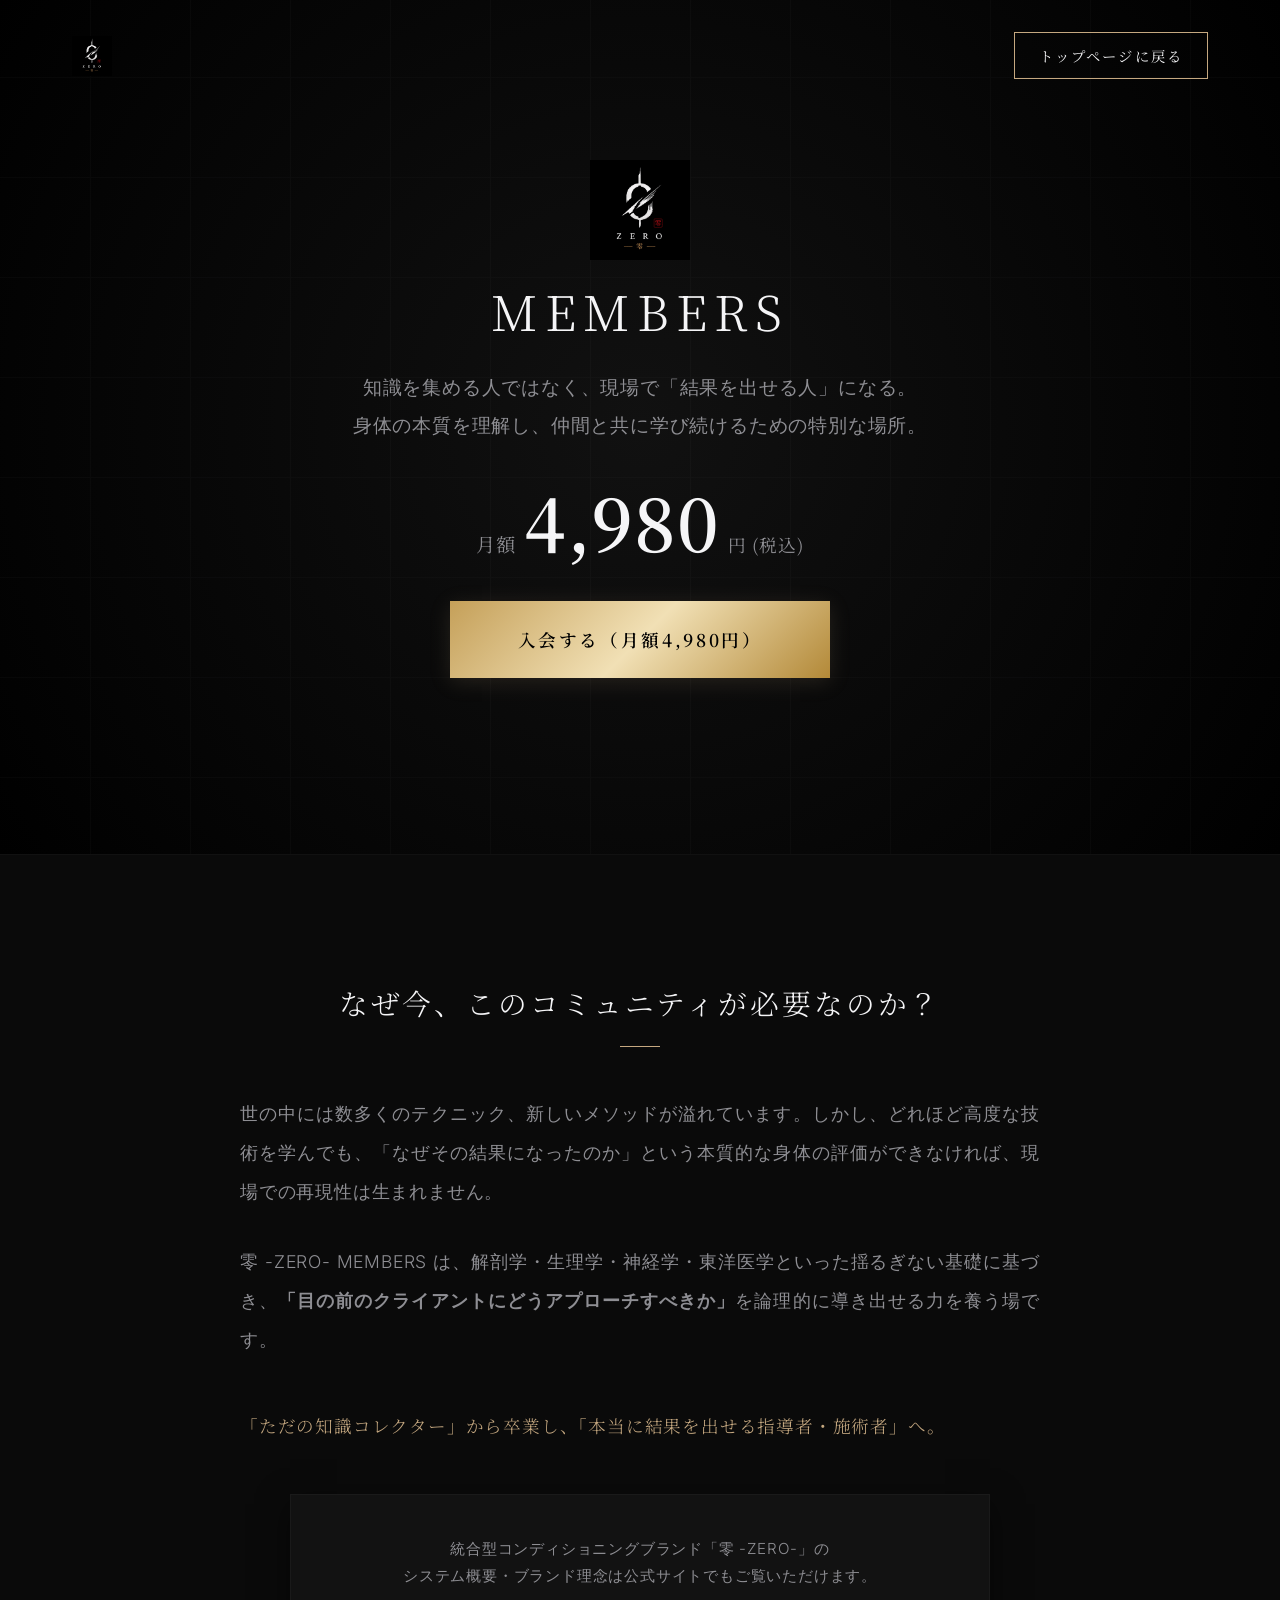
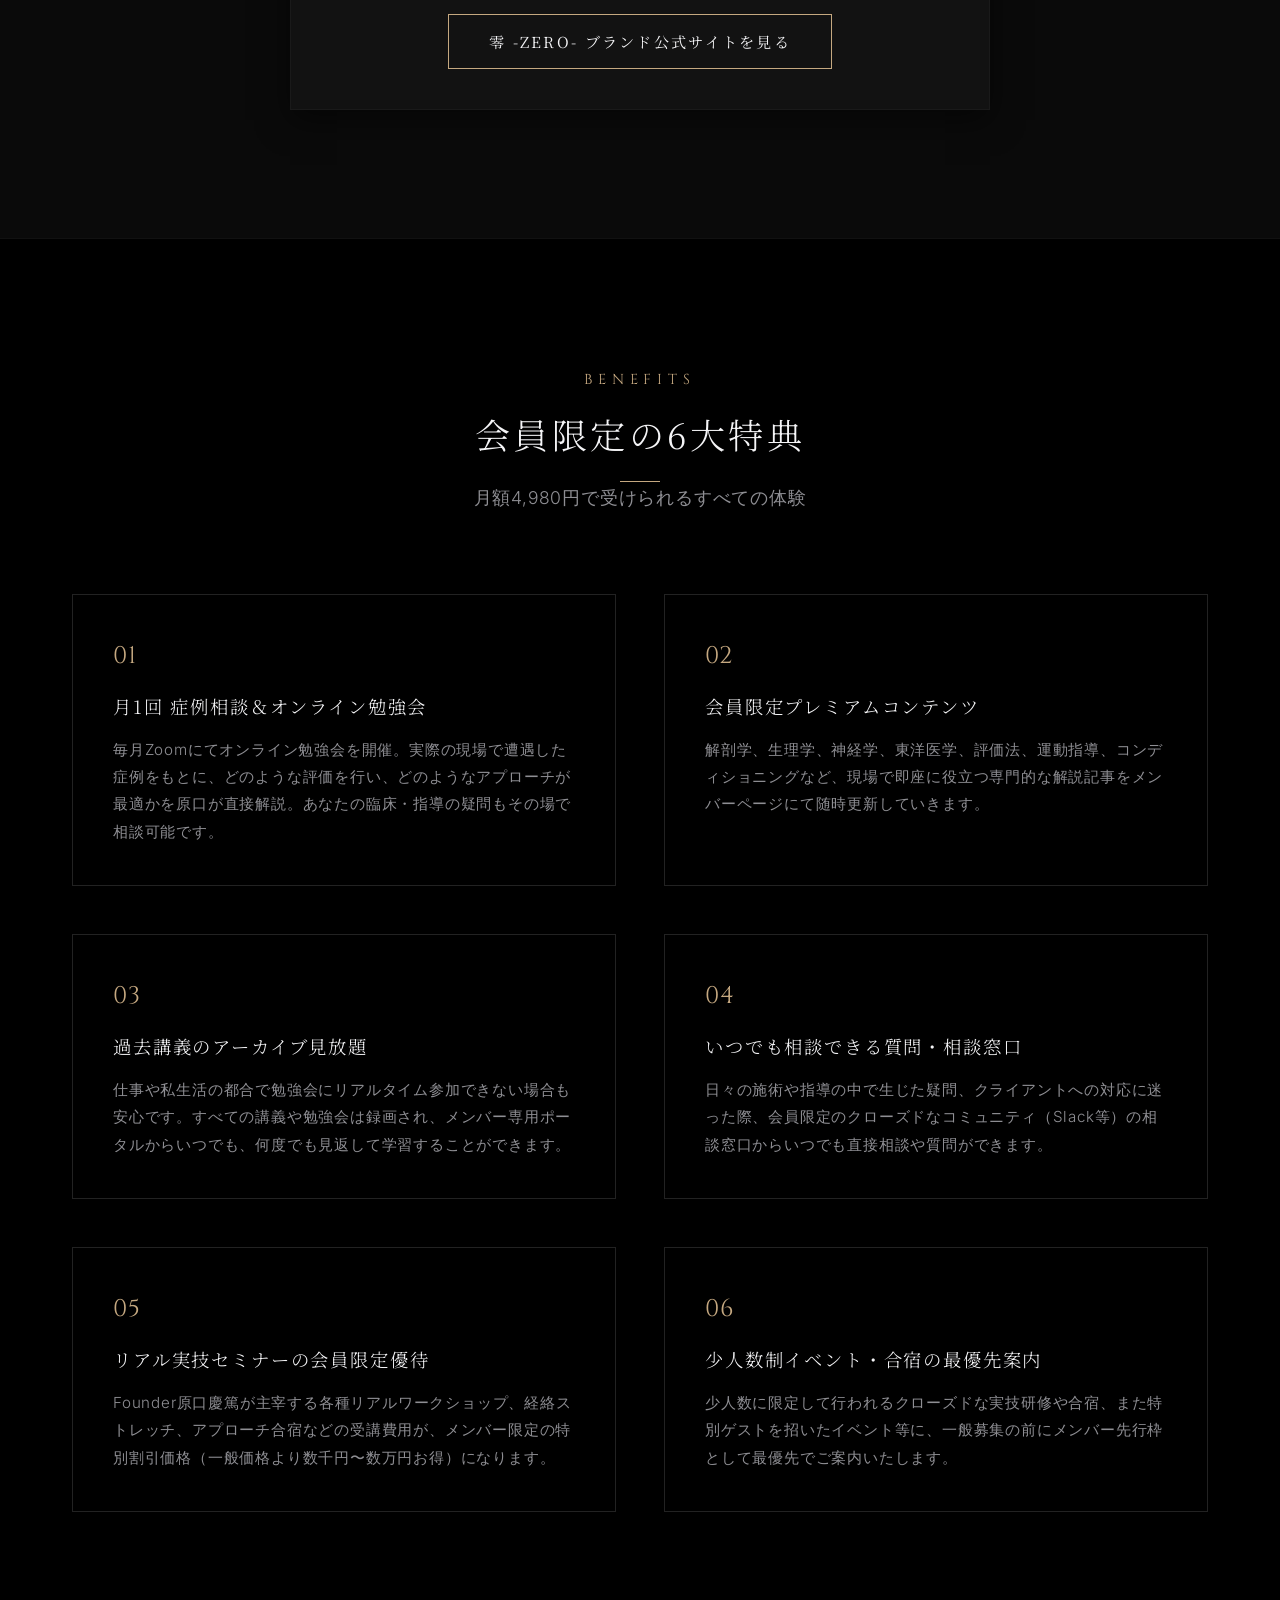
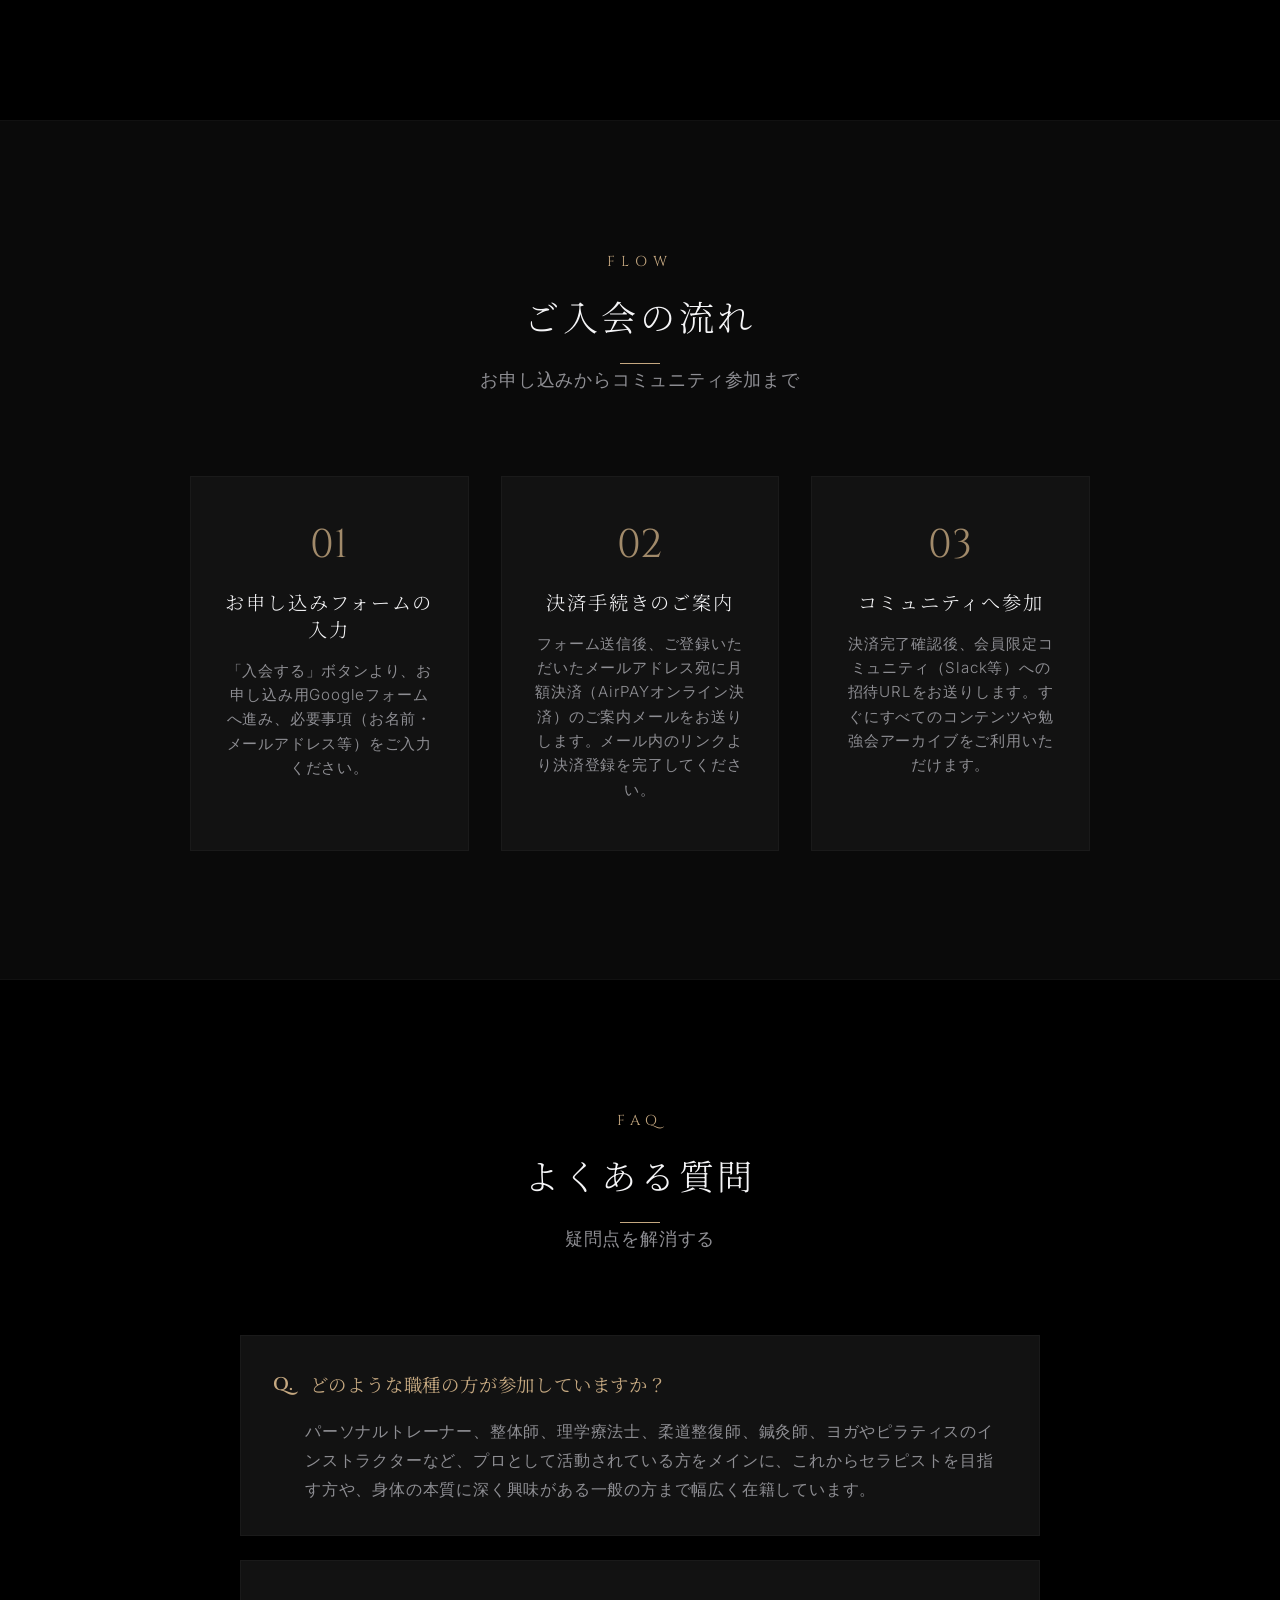
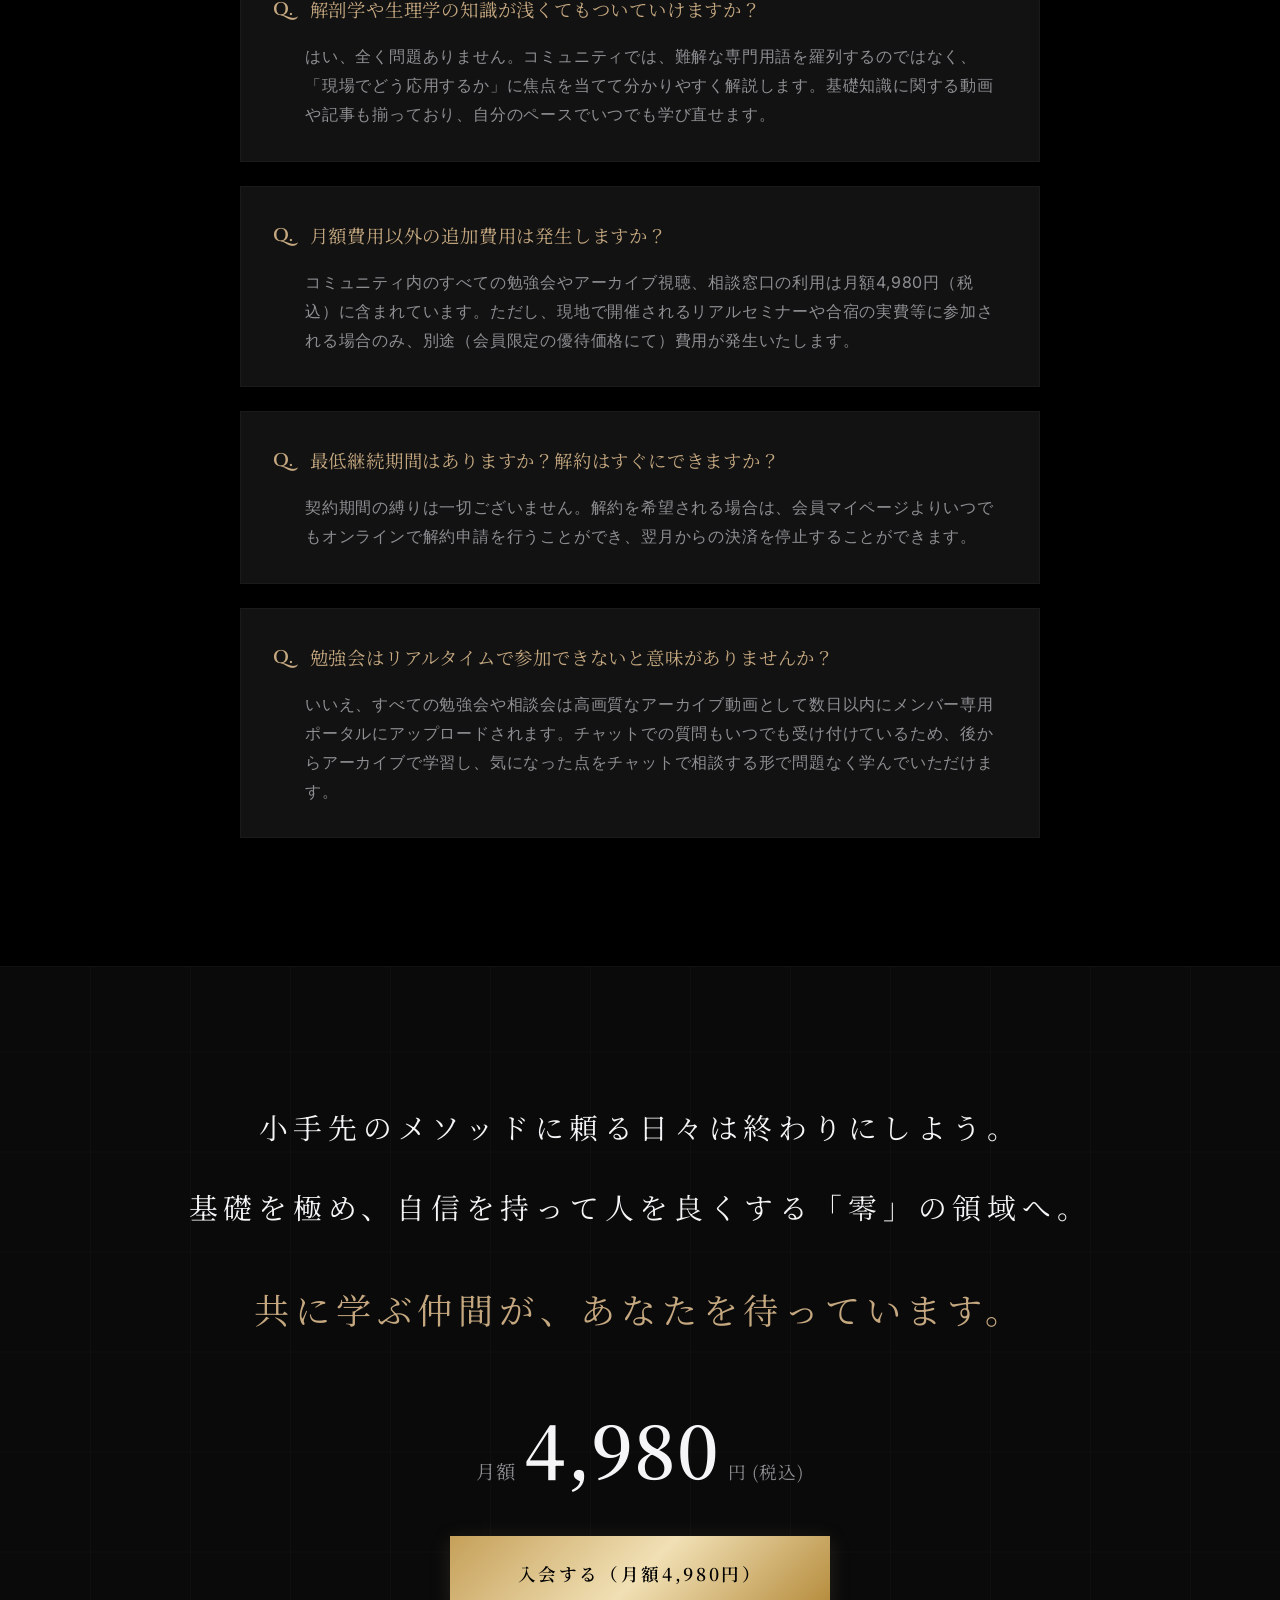
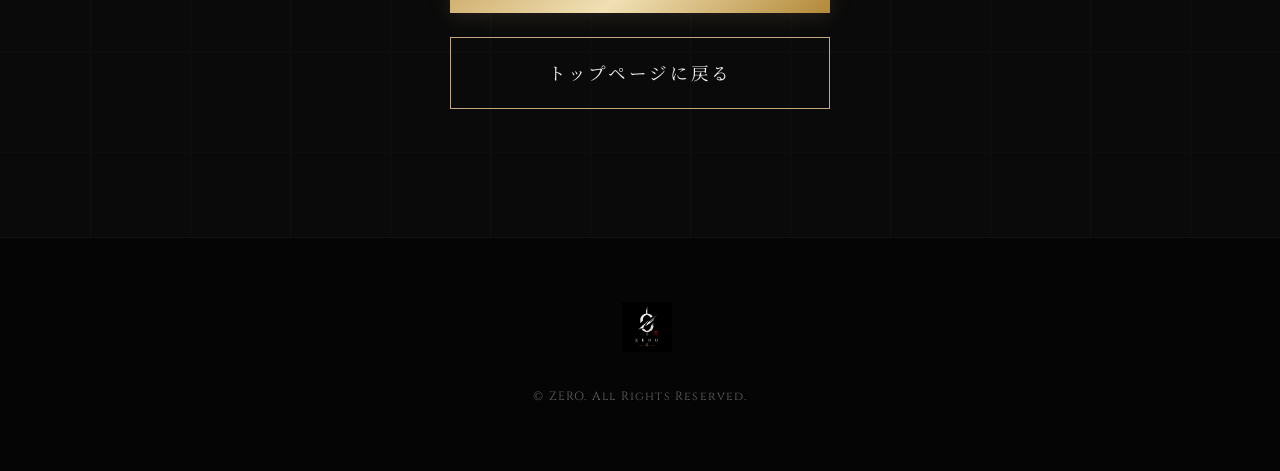
<file: members.html>
<!DOCTYPE html>
<html lang="ja">
<head>
    <meta charset="UTF-8">
    <meta name="viewport" content="width=device-width, initial-scale=1.0, maximum-scale=1.0, user-scalable=no">
    <meta name="description" content="零 -ZERO- MEMBERS | 身体を学び、現場で確かな結果を出すための本質的な会員制コミュニティ。月額2,980円で症例相談、勉強会、アーカイブ見放題。">
    <title>零 -ZERO- MEMBERS | 身体の本質を学び 結果を出せる人へ</title>
    
    <!-- Link Stylesheet -->
    <link rel="stylesheet" href="style.css">
    
    <!-- Subpage Custom Styles -->
    <style>
        /* FAQ Section Specifics */
        .faq-container {
            max-width: 800px;
            margin: 0 auto;
            display: flex;
            flex-direction: column;
            gap: 1.5rem;
        }
        .faq-item {
            background: var(--bg-card);
            border: 1px solid #1a1a1a;
            padding: 2rem;
            transition: var(--transition-smooth);
        }
        .faq-item:hover {
            border-color: rgba(197, 168, 128, 0.3);
            background-color: var(--bg-card-hover);
        }
        .faq-question {
            font-family: var(--font-serif);
            font-size: 1.15rem;
            color: var(--gold-primary);
            margin-bottom: 1rem;
            display: flex;
            align-items: flex-start;
            gap: 1rem;
        }
        .faq-question-icon {
            font-family: var(--font-eng);
            font-weight: 600;
            color: var(--gold-primary);
        }
        .faq-answer {
            font-size: 1rem;
            color: var(--text-sub);
            line-height: 1.8;
            padding-left: 2rem;
        }

        /* Onboarding Flow Specifics */
        .flow-container {
            max-width: 900px;
            margin: 0 auto;
            display: grid;
            grid-template-columns: repeat(3, 1fr);
            gap: 2rem;
            position: relative;
        }
        .flow-step {
            background: var(--bg-card);
            border: 1px solid #1a1a1a;
            padding: 3rem 2rem;
            text-align: center;
            position: relative;
            transition: var(--transition-smooth);
        }
        .flow-step:hover {
            border-color: rgba(197, 168, 128, 0.3);
            transform: translateY(-4px);
        }
        .flow-step-num {
            font-family: var(--font-eng);
            font-size: 2.5rem;
            font-weight: 300;
            color: var(--gold-primary);
            opacity: 0.8;
            margin-bottom: 1.5rem;
            display: block;
            line-height: 1;
        }
        .flow-step-title {
            font-family: var(--font-serif);
            font-size: 1.2rem;
            color: var(--text-main);
            margin-bottom: 1rem;
        }
        .flow-step-desc {
            font-size: 0.95rem;
            color: var(--text-sub);
            line-height: 1.6;
        }

        /* Hero details adjustments */
        .members-hero {
            padding-top: 10rem;
            padding-bottom: 6rem;
            text-align: center;
            position: relative;
            background: radial-gradient(circle at center, #111111 0%, #000000 100%);
            border-bottom: 1px solid #111;
        }

        /* Responsive fixes for subpage */
        @media (max-width: 768px) {
            .flow-container {
                grid-template-columns: 1fr;
                gap: 1.5rem;
            }
            .faq-answer {
                padding-left: 0;
            }
            .members-hero {
                padding-top: 8rem;
                padding-bottom: 4rem;
            }
        }
    </style>
</head>
<body>

    <!-- ==========================================================================
         HEADER
         ========================================================================== -->
    <header style="position: absolute; top: 0; left: 0; width: 100%; z-index: 10; padding: 2rem 0;">
        <div class="container" style="display: flex; justify-content: space-between; align-items: center;">
            <a href="index.html" style="display: flex; align-items: center;">
                <img src="./S__96075780.jpg" alt="零 -ZERO-" class="logo-img">
            </a>
            <div>
                <a href="index.html" class="btn-outline" style="padding: 0.6rem 1.5rem; font-size: 0.9rem; border-width: 1px;">トップページに戻る</a>
            </div>
        </div>
    </header>

    <!-- ==========================================================================
         HERO SECTION
         ========================================================================== -->
    <section class="members-hero">
        <div class="grid-accent"></div>
        <div class="container">
            <div class="community-header reveal">
                <div style="margin-bottom: 1.5rem;">
                    <img src="./S__96075780.jpg" alt="零 -ZERO-" class="logo-img-large">
                </div>
                <h1 style="font-size: 3rem; font-weight: 300; line-height: 1.4; letter-spacing: 0.15em; margin-bottom: 1.5rem; margin-top: -1rem;">
                    MEMBERS
                </h1>
                <p class="community-sub-title" style="font-size: 1.2rem; max-width: 700px; margin: 0 auto 2.5rem auto; line-height: 2;">
                    知識を集める人ではなく、現場で「結果を出せる人」になる。<br>
                    身体の本質を理解し、仲間と共に学び続けるための特別な場所。
                </p>
                


                <div class="members-price-box" style="margin-bottom: 2.5rem;">
                    <span class="members-price-label">月額</span>
                    <span class="members-price-value" style="font-size: 4.5rem; color: var(--text-main);">4,980</span>
                    <span class="members-price-period">円 (税込)</span>
                </div>

                <div style="margin-top: 2rem;">
                    <!-- ここに決済リンクを入れる -->
                    <a href="https://forms.gle/vka8wN8LR3LfFsQi9" class="btn-gold" style="padding: 1.4rem 2rem; width: 100%; max-width: 380px;">入会する（月額4,980円）</a>
                </div>
            </div>
        </div>
    </section>

    <!-- ==========================================================================
         PHILOSOPHY INTRO
         ========================================================================== -->
    <section class="section-deep" style="border-bottom: 1px solid #111;">
        <div class="container">
            <div style="max-width: 800px; margin: 0 auto; text-align: center;" class="reveal">
                <h2 style="font-size: 1.8rem; margin-bottom: 3rem;">なぜ今、このコミュニティが必要なのか？</h2>
                <p style="font-size: 1.1rem; line-height: 2.2; text-align: justify; text-justify: inter-character; margin-bottom: 2rem;">
                    世の中には数多くのテクニック、新しいメソッドが溢れています。しかし、どれほど高度な技術を学んでも、「なぜその結果になったのか」という本質的な身体の評価ができなければ、現場での再現性は生まれません。
                </p>
                <p style="font-size: 1.1rem; line-height: 2.2; text-align: justify; text-justify: inter-character; margin-bottom: 2rem;">
                    零 -ZERO- MEMBERS は、解剖学・生理学・神経学・東洋医学といった揺るぎない基礎に基づき、<strong>「目の前のクライアントにどうアプローチすべきか」</strong>を論理的に導き出せる力を養う場です。
                </p>
                <p style="font-size: 1.1rem; line-height: 2.2; text-align: justify; text-justify: inter-character; color: var(--gold-primary); font-family: var(--font-serif); margin-top: 3rem; margin-bottom: 3rem;">
                    「ただの知識コレクター」から卒業し、「本当に結果を出せる指導者・施術者」へ。
                </p>
                
                <div style="background: var(--bg-card); border: 1px solid #1a1a1a; padding: 2.5rem; margin: 3rem auto 0 auto; max-width: 700px; text-align: center; box-shadow: 0 10px 30px rgba(0,0,0,0.5);" class="reveal">
                    <p style="font-size: 0.95rem; color: var(--text-sub); margin-bottom: 1.5rem; line-height: 1.8;">
                        統合型コンディショニングブランド「零 -ZERO-」の<br>
                        システム概要・ブランド理念は公式サイトでもご覧いただけます。
                    </p>
                    <a href="https://noriatsu3377-hue.github.io/ZERO/" target="_blank" rel="noopener noreferrer" class="btn-outline" style="padding: 0.8rem 2.5rem; font-size: 0.95rem; border-width: 1px;">
                        零 -ZERO- ブランド公式サイトを見る
                    </a>
                </div>
            </div>
        </div>
    </section>

    <!-- ==========================================================================
         BENEFITS DETAILS SECTION
         ========================================================================== -->
    <section class="section-dark" style="border-bottom: 1px solid #111;">
        <div class="container">
            <div class="community-header reveal">
                <div class="community-section-label">BENEFITS</div>
                <h2>会員限定の6大特典</h2>
                <p class="community-sub-title">月額4,980円で受けられるすべての体験</p>
            </div>

            <div class="members-grid">
                <!-- Benefit 1 -->
                <div class="member-benefit-card reveal">
                    <span class="member-benefit-num">01</span>
                    <h4 class="member-benefit-title">月1回 症例相談＆オンライン勉強会</h4>
                    <p class="member-benefit-desc">
                        毎月Zoomにてオンライン勉強会を開催。実際の現場で遭遇した症例をもとに、どのような評価を行い、どのようなアプローチが最適かを原口が直接解説。あなたの臨床・指導の疑問もその場で相談可能です。
                    </p>
                </div>
                
                <!-- Benefit 2 -->
                <div class="member-benefit-card reveal reveal-delay-1">
                    <span class="member-benefit-num">02</span>
                    <h4 class="member-benefit-title">会員限定プレミアムコンテンツ</h4>
                    <p class="member-benefit-desc">
                        解剖学、生理学、神経学、東洋医学、評価法、運動指導、コンディショニングなど、現場で即座に役立つ専門的な解説記事をメンバーページにて随時更新していきます。
                    </p>
                </div>
                
                <!-- Benefit 3 -->
                <div class="member-benefit-card reveal">
                    <span class="member-benefit-num">03</span>
                    <h4 class="member-benefit-title">過去講義のアーカイブ見放題</h4>
                    <p class="member-benefit-desc">
                        仕事や私生活の都合で勉強会にリアルタイム参加できない場合も安心です。すべての講義や勉強会は録画され、メンバー専用ポータルからいつでも、何度でも見返して学習することができます。
                    </p>
                </div>
                
                <!-- Benefit 4 -->
                <div class="member-benefit-card reveal reveal-delay-1">
                    <span class="member-benefit-num">04</span>
                    <h4 class="member-benefit-title">いつでも相談できる質問・相談窓口</h4>
                    <p class="member-benefit-desc">
                        日々の施術や指導の中で生じた疑問、クライアントへの対応に迷った際、会員限定のクローズドなコミュニティ（Slack等）の相談窓口からいつでも直接相談や質問ができます。
                    </p>
                </div>
                
                <!-- Benefit 5 -->
                <div class="member-benefit-card reveal">
                    <span class="member-benefit-num">05</span>
                    <h4 class="member-benefit-title">リアル実技セミナーの会員限定優待</h4>
                    <p class="member-benefit-desc">
                        Founder原口慶篤が主宰する各種リアルワークショップ、経絡ストレッチ、アプローチ合宿などの受講費用が、メンバー限定の特別割引価格（一般価格より数千円〜数万円お得）になります。
                    </p>
                </div>
                
                <!-- Benefit 6 -->
                <div class="member-benefit-card reveal reveal-delay-1">
                    <span class="member-benefit-num">06</span>
                    <h4 class="member-benefit-title">少人数制イベント・合宿の最優先案内</h4>
                    <p class="member-benefit-desc">
                        少人数に限定して行われるクローズドな実技研修や合宿、また特別ゲストを招いたイベント等に、一般募集の前にメンバー先行枠として最優先でご案内いたします。
                    </p>
                </div>
            </div>
        </div>
    </section>

    <!-- ==========================================================================
         ONBOARDING FLOW
         ========================================================================== -->
    <section class="section-deep" style="border-bottom: 1px solid #111;">
        <div class="container">
            <div class="community-header reveal">
                <div class="community-section-label">FLOW</div>
                <h2>ご入会の流れ</h2>
                <p class="community-sub-title">お申し込みからコミュニティ参加まで</p>
            </div>

            <div class="flow-container reveal">
                <!-- Step 1 -->
                <div class="flow-step">
                    <span class="flow-step-num">01</span>
                    <h3 class="flow-step-title">お申し込みフォームの入力</h3>
                    <p class="flow-step-desc">
                        「入会する」ボタンより、お申し込み用Googleフォームへ進み、必要事項（お名前・メールアドレス等）をご入力ください。
                    </p>
                </div>

                <!-- Step 2 -->
                <div class="flow-step">
                    <span class="flow-step-num">02</span>
                    <h3 class="flow-step-title">決済手続きのご案内</h3>
                    <p class="flow-step-desc">
                        フォーム送信後、ご登録いただいたメールアドレス宛に月額決済（AirPAYオンライン決済）のご案内メールをお送りします。メール内のリンクより決済登録を完了してください。
                    </p>
                </div>

                <!-- Step 3 -->
                <div class="flow-step">
                    <span class="flow-step-num">03</span>
                    <h3 class="flow-step-title">コミュニティへ参加</h3>
                    <p class="flow-step-desc">
                        決済完了確認後、会員限定コミュニティ（Slack等）への招待URLをお送りします。すぐにすべてのコンテンツや勉強会アーカイブをご利用いただけます。
                    </p>
                </div>
            </div>
        </div>
    </section>

    <!-- ==========================================================================
         FAQ SECTION
         ========================================================================== -->
    <section class="section-dark" style="border-bottom: 1px solid #111;">
        <div class="container">
            <div class="community-header reveal">
                <div class="community-section-label">FAQ</div>
                <h2>よくある質問</h2>
                <p class="community-sub-title">疑問点を解消する</p>
            </div>

            <div class="faq-container reveal">
                <!-- Item 1 -->
                <div class="faq-item">
                    <div class="faq-question">
                        <span class="faq-question-icon">Q.</span>
                        <span>どのような職種の方が参加していますか？</span>
                    </div>
                    <div class="faq-answer">
                        パーソナルトレーナー、整体師、理学療法士、柔道整復師、鍼灸師、ヨガやピラティスのインストラクターなど、プロとして活動されている方をメインに、これからセラピストを目指す方や、身体の本質に深く興味がある一般の方まで幅広く在籍しています。
                    </div>
                </div>

                <!-- Item 2 -->
                <div class="faq-item">
                    <div class="faq-question">
                        <span class="faq-question-icon">Q.</span>
                        <span>解剖学や生理学の知識が浅くてもついていけますか？</span>
                    </div>
                    <div class="faq-answer">
                        はい、全く問題ありません。コミュニティでは、難解な専門用語を羅列するのではなく、「現場でどう応用するか」に焦点を当てて分かりやすく解説します。基礎知識に関する動画や記事も揃っており、自分のペースでいつでも学び直せます。
                    </div>
                </div>

                <!-- Item 3 -->
                <div class="faq-item">
                    <div class="faq-question">
                        <span class="faq-question-icon">Q.</span>
                        <span>月額費用以外の追加費用は発生しますか？</span>
                    </div>
                    <div class="faq-answer">
                        コミュニティ内のすべての勉強会やアーカイブ視聴、相談窓口の利用は月額4,980円（税込）に含まれています。ただし、現地で開催されるリアルセミナーや合宿の実費等に参加される場合のみ、別途（会員限定の優待価格にて）費用が発生いたします。
                    </div>
                </div>

                <!-- Item 4 -->
                <div class="faq-item">
                    <div class="faq-question">
                        <span class="faq-question-icon">Q.</span>
                        <span>最低継続期間はありますか？解約はすぐにできますか？</span>
                    </div>
                    <div class="faq-answer">
                        契約期間の縛りは一切ございません。解約を希望される場合は、会員マイページよりいつでもオンラインで解約申請を行うことができ、翌月からの決済を停止することができます。
                    </div>
                </div>

                <!-- Item 5 -->
                <div class="faq-item">
                    <div class="faq-question">
                        <span class="faq-question-icon">Q.</span>
                        <span>勉強会はリアルタイムで参加できないと意味がありませんか？</span>
                    </div>
                    <div class="faq-answer">
                        いいえ、すべての勉強会や相談会は高画質なアーカイブ動画として数日以内にメンバー専用ポータルにアップロードされます。チャットでの質問もいつでも受け付けているため、後からアーカイブで学習し、気になった点をチャットで相談する形で問題なく学んでいただけます。
                    </div>
                </div>
            </div>
        </div>
    </section>

    <!-- ==========================================================================
         CLOSING & FINAL CTA
         ========================================================================== -->
    <section class="section-deep">
        <div class="grid-accent"></div>
        <div class="container" style="text-align: center;">
            <div class="closing-box reveal" style="border: none; background: transparent; padding: 0;">
                <div class="closing-message">
                    <span>小手先のメソッドに頼る日々は終わりにしよう。</span>
                    <span>基礎を極め、自信を持って人を良くする「零」の領域へ。</span>
                    <span style="font-size: 2.2rem; color: var(--gold-primary); font-family: var(--font-serif); margin-top: 2rem; display: block;">共に学ぶ仲間が、あなたを待っています。</span>
                </div>



                <div class="members-price-box" style="margin-bottom: 3rem; justify-content: center;">
                    <span class="members-price-label">月額</span>
                    <span class="members-price-value" style="font-size: 4.5rem; color: var(--text-main);">4,980</span>
                    <span class="members-price-period">円 (税込)</span>
                </div>
                
                <div class="closing-cta-group reveal reveal-delay-1" style="flex-direction: column; align-items: center; gap: 1.5rem;">
                    <!-- ここに決済リンクを入れる -->
                    <a href="https://forms.gle/vka8wN8LR3LfFsQi9" class="btn-gold" style="padding: 1.4rem 2rem; width: 100%; max-width: 380px;">入会する（月額4,980円）</a>
                    <a href="index.html" class="btn-outline" style="width: 100%; max-width: 380px;">トップページに戻る</a>
                </div>
            </div>
        </div>
    </section>

    <!-- ==========================================================================
         FOOTER
         ========================================================================== -->
    <footer>
        <div class="container">
            <div class="footer-logo" style="margin-bottom: 1.5rem;">
                <img src="./S__96075780.jpg" alt="零 -ZERO-" style="height: 50px; width: auto; object-fit: contain;">
            </div>
            <div class="footer-copyright">
                &copy; ZERO. All Rights Reserved.
            </div>
        </div>
    </footer>

    <!-- Link Interaction Script -->
    <script src="script.js"></script>
</body>
</html>
</file>
<file: style.css>
@import url('https://fonts.googleapis.com/css2?family=Cinzel:wght@300;400;600;700&family=Inter:wght@300;400;500;600&family=Noto+Serif+JP:wght@200;300;400;600;700&display=swap');

/* ==========================================================================
   DESIGN TOKENS & VARIABLES
   ========================================================================== */
:root {
    /* Colors */
    --bg-pure: #000000;
    --bg-dark: #0a0a0a;
    --bg-card: #121212;
    --bg-card-hover: #181818;
    
    --text-main: #f5f5f7;
    --text-sub: #8e8e93;
    --text-muted: #636366;
    
    /* Gold Accents */
    --gold-primary: #c5a880; /* Champagne Gold */
    --gold-accent: #e5cf92;  /* Highlight Gold */
    --gold-dark: #8a6f27;    /* Deep Gold */
    --gold-glow: rgba(197, 168, 128, 0.15);
    --gold-gradient: linear-gradient(135deg, #c5a059 0%, #f1e0b5 50%, #b38938 100%);
    --gold-gradient-hover: linear-gradient(135deg, #d8b875 0%, #f7ebd0 50%, #cba453 100%);
    --gold-gradient-border: linear-gradient(135deg, #b38938 0%, #f1e0b5 50%, #b38938 100%);
    
    /* Fonts */
    --font-serif: 'Noto Serif JP', 'Cinzel', serif;
    --font-sans: 'Inter', 'Noto Sans JP', sans-serif;
    --font-eng: 'Cinzel', serif;
    
    /* Spacing */
    --space-xs: 0.5rem;
    --space-sm: 1rem;
    --space-md: 2rem;
    --space-lg: 4rem;
    --space-xl: 8rem;
    --space-xxl: 12rem;
    
    /* Transitions */
    --transition-smooth: all 0.8s cubic-bezier(0.16, 1, 0.3, 1);
    --transition-button: all 0.3s cubic-bezier(0.25, 0.8, 0.25, 1);
}

/* ==========================================================================
   BASE & RESET
   ========================================================================== */
*, *::before, *::after {
    box-sizing: border-box;
    margin: 0;
    padding: 0;
}

html {
    font-size: 16px;
    scroll-behavior: smooth;
    background-color: var(--bg-pure);
    color: var(--text-main);
    font-family: var(--font-sans);
    line-height: 1.8;
    letter-spacing: 0.05em;
    -webkit-font-smoothing: antialiased;
}

body {
    overflow-x: hidden;
    background-color: var(--bg-pure);
}

/* Scrollbar Customization */
::-webkit-scrollbar {
    width: 6px;
}
::-webkit-scrollbar-track {
    background: var(--bg-pure);
}
::-webkit-scrollbar-thumb {
    background: #222;
    border-radius: 3px;
}
::-webkit-scrollbar-thumb:hover {
    background: var(--gold-primary);
}

/* ==========================================================================
   TYPOGRAPHY
   ========================================================================== */
h1, h2, h3, h4, h5, h6 {
    font-family: var(--font-serif);
    font-weight: 300;
    line-height: 1.4;
    letter-spacing: 0.1em;
}

h2 {
    font-size: 2.2rem;
    color: var(--text-main);
    position: relative;
    padding-bottom: 1.5rem;
}

h2::after {
    content: '';
    position: absolute;
    bottom: 0;
    left: 50%;
    transform: translateX(-50%);
    width: 40px;
    height: 1px;
    background: var(--gold-primary);
}

.text-gold {
    color: var(--gold-primary);
    background: var(--gold-gradient);
    -webkit-background-clip: text;
    -webkit-text-fill-color: transparent;
}

p {
    font-weight: 300;
    color: var(--text-sub);
}

a {
    color: inherit;
    text-decoration: none;
    transition: var(--transition-button);
}

.logo-img {
    height: 40px;
    width: auto;
    object-fit: contain;
    transition: var(--transition-button);
}

.logo-img:hover {
    opacity: 0.8;
}

.logo-img-large {
    height: 100px;
    width: auto;
    object-fit: contain;
}

/* ==========================================================================
   LAYOUT COMPONENTS
   ========================================================================== */
.container {
    max-width: 1200px;
    margin: 0 auto;
    padding: 0 2rem;
    position: relative;
}

section {
    padding: var(--space-xl) 0;
    position: relative;
    overflow: hidden;
}

/* Section Background Variations */
.section-dark {
    background-color: var(--bg-pure);
}

.section-deep {
    background-color: var(--bg-dark);
}

/* Japanese Atmosphere Grid Accent */
.grid-accent {
    position: absolute;
    top: 0;
    left: 0;
    width: 100%;
    height: 100%;
    pointer-events: none;
    opacity: 0.02;
    background-image: 
        linear-gradient(90deg, var(--text-main) 1px, transparent 1px),
        linear-gradient(var(--text-main) 1px, transparent 1px);
    background-size: 100px 100px;
    background-position: center;
}

/* ==========================================================================
   OPENING CINEMATIC ANIMATION
   ========================================================================== */
#opening-overlay {
    position: fixed;
    top: 0;
    left: 0;
    width: 100vw;
    height: 100vh;
    background-color: #000000;
    z-index: 10000;
    display: flex;
    align-items: center;
    justify-content: center;
    transition: opacity 1.5s cubic-bezier(0.25, 1, 0.5, 1);
}

#opening-overlay.fade-out {
    opacity: 0;
    pointer-events: none;
}

.opening-text-container {
    text-align: center;
    position: relative;
    width: 80%;
    max-width: 600px;
    height: 150px;
    display: flex;
    align-items: center;
    justify-content: center;
}

.opening-phrase {
    position: absolute;
    opacity: 0;
    transform: translateY(20px);
    transition: opacity 0.8s cubic-bezier(0.25, 1, 0.5, 1), transform 0.8s cubic-bezier(0.25, 1, 0.5, 1);
    font-family: var(--font-serif);
    font-size: 1.5rem;
    font-weight: 200;
    letter-spacing: 0.3em;
    color: var(--text-main);
    white-space: nowrap;
    text-align: center;
}

.opening-phrase.active {
    opacity: 1;
    transform: translateY(0);
}

.opening-phrase.fade-prev {
    opacity: 0;
    transform: translateY(-20px);
}

/* ==========================================================================
   FIRST VIEW (FV)
   ========================================================================== */
#first-view {
    height: 100vh;
    min-height: 700px;
    display: flex;
    align-items: center;
    justify-content: center;
    text-align: center;
    background: radial-gradient(circle at center, #151515 0%, #000000 100%);
    position: relative;
}

#first-view::before {
    content: '';
    position: absolute;
    top: 0;
    left: 0;
    width: 100%;
    height: 100%;
    background: radial-gradient(circle at center, rgba(197, 168, 128, 0.03) 0%, transparent 70%);
    pointer-events: none;
}

.fv-content {
    z-index: 2;
    display: flex;
    flex-direction: column;
    align-items: center;
    gap: 3.5rem;
}

.fv-brand {
    font-family: var(--font-serif);
    font-size: 1.2rem;
    font-weight: 300;
    letter-spacing: 0.6em;
    color: var(--gold-primary);
    text-indent: 0.6em; /* Adjust for centering with letter-spacing */
    position: relative;
    padding-bottom: 0.5rem;
}

.fv-brand::after {
    content: '';
    position: absolute;
    bottom: 0;
    left: 50%;
    transform: translateX(-50%);
    width: 20px;
    height: 1px;
    background: var(--gold-primary);
}

.fv-main-title {
    font-size: 3.8rem;
    font-weight: 300;
    line-height: 1.6;
    letter-spacing: 0.25em;
    color: var(--text-main);
    text-indent: 0.25em;
}

.fv-sub-title {
    font-size: 1.1rem;
    font-weight: 300;
    line-height: 2.2;
    letter-spacing: 0.15em;
    color: var(--text-sub);
}

.fv-sub-title p {
    margin-bottom: 1.2rem;
}

.fv-sub-title p:last-child {
    margin-bottom: 0;
}

.scroll-indicator {
    position: absolute;
    bottom: 3rem;
    left: 50%;
    transform: translateX(-50%);
    display: flex;
    flex-direction: column;
    align-items: center;
    gap: 1rem;
    font-family: var(--font-eng);
    font-size: 0.75rem;
    letter-spacing: 0.3em;
    color: var(--text-muted);
}

.scroll-line {
    width: 1px;
    height: 60px;
    background: linear-gradient(to bottom, var(--gold-primary), transparent);
    animation: scrollLineAnim 2s infinite cubic-bezier(0.16, 1, 0.3, 1);
    transform-origin: top;
}

@keyframes scrollLineAnim {
    0% {
        transform: scaleY(0);
        opacity: 0;
    }
    50% {
        transform: scaleY(1);
        opacity: 0.5;
    }
    100% {
        transform: scaleY(1);
        transform-origin: bottom;
        opacity: 0;
    }
}

/* ==========================================================================
   BUTTONS (CTA)
   ========================================================================== */
.btn-gold {
    display: inline-flex;
    align-items: center;
    justify-content: center;
    background: var(--gold-gradient);
    color: #000000;
    padding: 1.2rem 3rem;
    font-family: var(--font-serif);
    font-size: 1.1rem;
    font-weight: 600;
    letter-spacing: 0.15em;
    border: none;
    border-radius: 0;
    cursor: pointer;
    box-shadow: 0 4px 20px var(--gold-glow);
    transition: var(--transition-button);
    position: relative;
    overflow: hidden;
    z-index: 1;
}

.btn-gold::before {
    content: '';
    position: absolute;
    top: 0;
    left: 0;
    width: 100%;
    height: 100%;
    background: var(--gold-gradient-hover);
    z-index: -1;
    opacity: 0;
    transition: opacity 0.3s ease;
}

.btn-gold:hover {
    color: #000;
    transform: translateY(-2px);
    box-shadow: 0 8px 30px rgba(197, 168, 128, 0.3);
}

.btn-gold:hover::before {
    opacity: 1;
}

.btn-outline {
    display: inline-flex;
    align-items: center;
    justify-content: center;
    background: transparent;
    color: var(--text-main);
    padding: 1.2rem 3rem;
    font-family: var(--font-serif);
    font-size: 1.1rem;
    font-weight: 400;
    letter-spacing: 0.15em;
    border: 1px solid var(--gold-primary);
    border-radius: 0;
    cursor: pointer;
    transition: var(--transition-button);
}

.btn-outline:hover {
    background: rgba(197, 168, 128, 0.05);
    color: var(--gold-accent);
    border-color: var(--gold-accent);
    transform: translateY(-2px);
}

/* ==========================================================================
   EMPATHY SECTION
   ========================================================================== */
.empathy-title {
    text-align: center;
    margin-bottom: 5rem;
}

.empathy-grid {
    display: grid;
    grid-template-columns: repeat(2, 1fr);
    gap: 2.5rem;
    max-width: 900px;
    margin: 0 auto 5rem auto;
}

.empathy-card {
    background-color: var(--bg-card);
    border: 1px solid #1a1a1a;
    padding: 2.5rem;
    display: flex;
    gap: 1.5rem;
    transition: var(--transition-smooth);
}

.empathy-card:hover {
    border-color: var(--gold-primary);
    transform: translateY(-4px);
    background-color: var(--bg-card-hover);
    box-shadow: 0 10px 30px rgba(0,0,0,0.5);
}

.empathy-icon {
    color: var(--gold-primary);
    font-family: var(--font-serif);
    font-size: 1.2rem;
    line-height: 1.4;
}

.empathy-text {
    font-size: 1.05rem;
    color: var(--text-main);
    font-weight: 300;
    line-height: 1.6;
}

.empathy-transition-box {
    text-align: center;
    max-width: 800px;
    margin: 0 auto;
    padding: 4rem 2rem;
    border-top: 1px solid #1a1a1a;
    border-bottom: 1px solid #1a1a1a;
    background: linear-gradient(180deg, transparent 0%, rgba(197, 168, 128, 0.02) 50%, transparent 100%);
}

.empathy-lead {
    font-family: var(--font-serif);
    font-size: 1.6rem;
    letter-spacing: 0.2em;
    color: var(--gold-primary);
    margin-bottom: 2rem;
}

.empathy-body {
    font-size: 1.1rem;
    line-height: 2.2;
    color: var(--text-main);
}

.empathy-body span {
    display: block;
    margin-bottom: 1rem;
}
.empathy-body span:last-child {
    margin-bottom: 0;
}

/* ==========================================================================
   FOUNDER SECTION
   ========================================================================== */
.founder-wrapper {
    display: grid;
    grid-template-columns: 5fr 7fr;
    gap: 5rem;
    align-items: center;
}

.founder-img-box {
    position: relative;
    width: 100%;
    aspect-ratio: 3 / 4;
    overflow: hidden;
    border: 1px solid #222;
}

.founder-img-box::before {
    content: '';
    position: absolute;
    top: 10px;
    left: 10px;
    right: 10px;
    bottom: 10px;
    border: 1px solid rgba(197, 168, 128, 0.3);
    pointer-events: none;
    z-index: 2;
}

.founder-img {
    width: 100%;
    height: 100%;
    object-fit: cover;
    filter: grayscale(30%) contrast(1.1);
    transition: var(--transition-smooth);
}

.founder-img-box:hover .founder-img {
    filter: grayscale(0%) contrast(1.05);
    transform: scale(1.03);
}

.founder-meta {
    margin-bottom: 3rem;
}

.founder-label {
    font-family: var(--font-eng);
    font-size: 0.9rem;
    letter-spacing: 0.3em;
    color: var(--gold-primary);
    text-transform: uppercase;
    margin-bottom: 0.5rem;
}

.founder-name-ja {
    font-size: 2.6rem;
    font-weight: 300;
    letter-spacing: 0.2em;
    margin-bottom: 0.5rem;
}

.founder-name-en {
    font-family: var(--font-eng);
    font-size: 1.1rem;
    letter-spacing: 0.2em;
    color: var(--text-sub);
    margin-bottom: 1.5rem;
}

.founder-title-label {
    font-size: 1rem;
    color: var(--text-sub);
    line-height: 1.8;
}

.founder-story {
    margin-bottom: 4rem;
}

.story-heading {
    font-family: var(--font-serif);
    font-size: 1.4rem;
    color: var(--text-main);
    margin-bottom: 2rem;
    position: relative;
    padding-left: 1.5rem;
    border-left: 2px solid var(--gold-primary);
}

.story-paragraph {
    font-size: 1rem;
    line-height: 2.2;
    color: var(--text-sub);
    margin-bottom: 2rem;
}

.story-paragraph:last-child {
    margin-bottom: 0;
}

.story-quote-block {
    background: var(--bg-card);
    border-left: 1px solid var(--gold-primary);
    padding: 2rem;
    margin: 3rem 0;
    font-family: var(--font-serif);
    font-size: 1.25rem;
    line-height: 2;
    color: var(--gold-primary);
}

/* ==========================================================================
   WHY SECTION (CONCEPT ORIGIN)
   ========================================================================== */
.why-title {
    text-align: center;
    margin-bottom: 5rem;
}

.why-content {
    max-width: 800px;
    margin: 0 auto;
}

.why-story-box {
    margin-bottom: 4rem;
}

.why-paragraph {
    font-size: 1.05rem;
    line-height: 2.2;
    color: var(--text-sub);
    margin-bottom: 2.5rem;
}

.why-paragraph:last-child {
    margin-bottom: 0;
}

/* ==========================================================================
   CREDENTIALS (実績) SECTION
   ========================================================================== */
.credentials-title {
    text-align: center;
    margin-bottom: 6rem;
}

.credentials-container {
    display: grid;
    grid-template-columns: repeat(2, 1fr);
    gap: 3rem;
}

.credentials-group {
    background-color: var(--bg-card);
    border: 1px solid #1a1a1a;
    padding: 3rem;
    transition: var(--transition-smooth);
}

.credentials-group:hover {
    border-color: rgba(197, 168, 128, 0.3);
    background-color: var(--bg-card-hover);
}

.credentials-group-title {
    font-family: var(--font-serif);
    font-size: 1.3rem;
    color: var(--gold-primary);
    margin-bottom: 2.5rem;
    padding-bottom: 1rem;
    border-bottom: 1px solid #222;
    display: flex;
    justify-content: space-between;
    align-items: center;
}

.credentials-list {
    list-style: none;
    display: flex;
    flex-direction: column;
    gap: 1.5rem;
}

.credentials-item {
    font-size: 0.95rem;
    color: var(--text-main);
    display: flex;
    align-items: flex-start;
    gap: 1rem;
    line-height: 1.6;
}

.credentials-item::before {
    content: "▫";
    color: var(--gold-primary);
    font-size: 0.8rem;
    margin-top: 0.1rem;
}

/* ==========================================================================
   FREE COMMUNITY SECTION
   ========================================================================== */
.community-header {
    text-align: center;
    margin-bottom: 5rem;
}

.community-section-label {
    font-family: var(--font-eng);
    font-size: 0.9rem;
    letter-spacing: 0.4em;
    color: var(--gold-primary);
    margin-bottom: 1rem;
}

.community-main-title {
    font-size: 2.4rem;
    margin-bottom: 1rem;
}

.community-sub-title {
    font-size: 1.1rem;
    color: var(--text-sub);
}

.free-community-box {
    max-width: 900px;
    margin: 0 auto;
    border: 1px solid #1c1c1c;
    background: linear-gradient(145deg, #0f0f0f 0%, #050505 100%);
    padding: 5rem;
    position: relative;
    box-shadow: 0 20px 50px rgba(0,0,0,0.8);
}

.free-community-box::before {
    content: '';
    position: absolute;
    top: 0;
    left: 0;
    width: 100%;
    height: 4px;
    background: var(--gold-gradient);
}

.community-grid {
    display: grid;
    grid-template-columns: repeat(2, 1fr);
    gap: 4rem;
    margin-bottom: 5rem;
}

.community-block-title {
    font-family: var(--font-serif);
    font-size: 1.4rem;
    color: var(--text-main);
    margin-bottom: 2rem;
    display: flex;
    align-items: center;
    gap: 0.8rem;
}

.community-block-title::before {
    content: '';
    display: inline-block;
    width: 6px;
    height: 16px;
    background: var(--gold-primary);
}

.community-benefits-list,
.community-target-list {
    list-style: none;
    display: flex;
    flex-direction: column;
    gap: 1.5rem;
}

.benefit-item,
.target-item {
    font-size: 1.05rem;
    color: var(--text-main);
    display: flex;
    align-items: flex-start;
    gap: 1rem;
    line-height: 1.6;
}

.benefit-item svg,
.target-item svg {
    flex-shrink: 0;
    margin-top: 0.2rem;
    width: 18px;
    height: 18px;
    color: var(--gold-primary);
}

.community-cta-wrapper {
    text-align: center;
}

.community-cta-note {
    font-size: 0.85rem;
    color: var(--text-muted);
    margin-top: 1.5rem;
}

/* ==========================================================================
   PAID COMMUNITY (MEMBERS) SECTION
   ========================================================================== */
.members-box {
    max-width: 1000px;
    margin: 0 auto;
    border: 1px solid var(--gold-primary);
    background: linear-gradient(145deg, #121212 0%, #050505 100%);
    padding: 6rem 5rem;
    position: relative;
    box-shadow: 0 30px 60px rgba(0,0,0,0.9);
}

.members-badge {
    position: absolute;
    top: -15px;
    left: 50%;
    transform: translateX(-50%);
    background: var(--gold-gradient);
    color: #000;
    padding: 0.5rem 2.5rem;
    font-family: var(--font-serif);
    font-size: 0.9rem;
    font-weight: 700;
    letter-spacing: 0.2em;
    text-transform: uppercase;
}

.members-headline-group {
    text-align: center;
    margin-bottom: 5rem;
}

.members-tagline {
    font-family: var(--font-serif);
    font-size: 1.2rem;
    color: var(--gold-primary);
    letter-spacing: 0.2em;
    margin-bottom: 1.5rem;
}

.members-price-box {
    display: flex;
    justify-content: center;
    align-items: baseline;
    gap: 0.5rem;
    font-family: var(--font-serif);
}

.members-price-label {
    font-size: 1.2rem;
    color: var(--text-sub);
}

.members-price-value {
    font-size: 4rem;
    font-weight: 600;
    color: var(--text-main);
    line-height: 1;
}

.members-price-period {
    font-size: 1.1rem;
    color: var(--text-sub);
}

.members-grid {
    display: grid;
    grid-template-columns: repeat(2, 1fr);
    gap: 3rem;
    margin-bottom: 5rem;
}

.member-benefit-card {
    background: rgba(0,0,0,0.3);
    border: 1px solid #222;
    padding: 2.5rem;
    transition: var(--transition-smooth);
}

.member-benefit-card:hover {
    border-color: rgba(197, 168, 128, 0.4);
    background: rgba(0,0,0,0.5);
    transform: translateY(-3px);
}

.member-benefit-num {
    font-family: var(--font-eng);
    font-size: 1.5rem;
    color: var(--gold-primary);
    margin-bottom: 1rem;
    display: block;
    font-weight: 300;
}

.member-benefit-title {
    font-family: var(--font-serif);
    font-size: 1.15rem;
    color: var(--text-main);
    margin-bottom: 1rem;
}

.member-benefit-desc {
    font-size: 0.95rem;
    line-height: 1.8;
    color: var(--text-sub);
}

/* Future Outcomes */
.outcomes-box {
    border-top: 1px solid #222;
    padding-top: 5rem;
    margin-bottom: 5rem;
}

.outcomes-title {
    text-align: center;
    font-family: var(--font-serif);
    font-size: 1.6rem;
    color: var(--gold-primary);
    margin-bottom: 4rem;
}

.outcomes-grid {
    display: grid;
    grid-template-columns: repeat(2, 1fr);
    gap: 2rem;
    max-width: 800px;
    margin: 0 auto;
}

.outcome-item {
    font-size: 1.05rem;
    color: var(--text-main);
    display: flex;
    align-items: center;
    gap: 1.2rem;
    background: #161616;
    padding: 1.5rem 2rem;
    border-left: 2px solid var(--gold-primary);
}

/* Why Price Explanation */
.why-price-box {
    border-top: 1px solid #222;
    padding-top: 5rem;
    text-align: center;
    max-width: 700px;
    margin: 0 auto;
}

.why-price-title {
    font-family: var(--font-serif);
    font-size: 1.4rem;
    color: var(--gold-primary);
    margin-bottom: 2rem;
}

.why-price-text {
    font-size: 1.05rem;
    line-height: 2.2;
    color: var(--text-sub);
}

/* ==========================================================================
   PHILOSOPHY (理念) SECTION
   ========================================================================== */
.philosophy-wrapper {
    text-align: center;
    max-width: 800px;
    margin: 0 auto;
    padding: 2rem;
}

.philosophy-title {
    margin-bottom: 5rem;
}

.philosophy-main {
    font-family: var(--font-serif);
    font-size: 2.6rem;
    font-weight: 300;
    letter-spacing: 0.3em;
    color: var(--text-main);
    margin-bottom: 4rem;
}

.philosophy-body {
    font-size: 1.15rem;
    line-height: 2.5;
    color: var(--text-sub);
}

.philosophy-body p {
    margin-bottom: 2rem;
}

.philosophy-body p:last-child {
    margin-bottom: 0;
}

.philosophy-zero {
    font-family: var(--font-serif);
    font-size: 2rem;
    color: var(--gold-primary);
    margin-top: 4rem;
    letter-spacing: 0.4em;
    text-indent: 0.4em;
}

/* ==========================================================================
   CLOSING SECTION
   ========================================================================== */
.closing-box {
    text-align: center;
    background: radial-gradient(circle at center, #111111 0%, #000000 100%);
    padding: var(--space-xl) 2rem;
    border-top: 1px solid #1a1a1a;
}

.closing-message {
    font-family: var(--font-serif);
    font-size: 1.8rem;
    line-height: 2.2;
    letter-spacing: 0.2em;
    color: var(--text-main);
    margin-bottom: 4rem;
}

.closing-message span {
    display: block;
    margin-bottom: 1rem;
}
.closing-message span:last-child {
    margin-bottom: 0;
}

.closing-cta-group {
    display: flex;
    justify-content: center;
    gap: 2.5rem;
}

/* ==========================================================================
   FOOTER
   ========================================================================== */
footer {
    background-color: #050505;
    border-top: 1px solid #111;
    padding: 4rem 0;
    text-align: center;
}

.footer-logo {
    font-family: var(--font-serif);
    font-size: 1.4rem;
    font-weight: 300;
    letter-spacing: 0.6em;
    color: var(--gold-primary);
    text-indent: 0.6em;
    margin-bottom: 2rem;
}

.footer-copyright {
    font-family: var(--font-eng);
    font-size: 0.75rem;
    color: var(--text-muted);
    letter-spacing: 0.1em;
}

/* ==========================================================================
   SCROLL REVEAL ANIMATIONS
   ========================================================================== */
.reveal {
    opacity: 0;
    transform: translateY(40px);
    transition: opacity 1.2s cubic-bezier(0.16, 1, 0.3, 1), transform 1.2s cubic-bezier(0.16, 1, 0.3, 1);
}

.reveal.active {
    opacity: 1;
    transform: translateY(0);
}

.reveal-delay-1 { transition-delay: 0.15s; }
.reveal-delay-2 { transition-delay: 0.3s; }
.reveal-delay-3 { transition-delay: 0.45s; }

/* ==========================================================================
   PHILOSOPHY GRID LAYOUT (理念の2カラム化)
   ========================================================================== */
.philosophy-grid {
    display: grid;
    grid-template-columns: 5fr 7fr;
    gap: 5rem;
    align-items: start;
    text-align: left;
}

.philosophy-image-box {
    position: relative;
    width: 100%;
    aspect-ratio: 1078 / 1519;
    overflow: hidden;
    border: 1px solid #1a1a1a;
    box-shadow: 0 15px 40px rgba(0, 0, 0, 0.6);
    transition: var(--transition-smooth);
}

.philosophy-image-box::before {
    content: '';
    position: absolute;
    top: 10px;
    left: 10px;
    right: 10px;
    bottom: 10px;
    border: 1px solid rgba(197, 168, 128, 0.25);
    pointer-events: none;
    z-index: 2;
    transition: var(--transition-smooth);
}

.philosophy-concept-img {
    width: 100%;
    height: 100%;
    object-fit: cover;
    display: block;
    filter: grayscale(40%) contrast(1.1) brightness(0.9);
    transition: var(--transition-smooth);
}

.philosophy-image-box:hover {
    border-color: rgba(197, 168, 128, 0.4);
    box-shadow: 0 20px 50px rgba(197, 168, 128, 0.15);
}

.philosophy-image-box:hover::before {
    border-color: rgba(197, 168, 128, 0.6);
}

.philosophy-image-box:hover .philosophy-concept-img {
    filter: grayscale(0%) contrast(1.05) brightness(1.0);
    transform: scale(1.03);
}

/* Override center alignment in philosophy sub-components when in grid */
.philosophy-grid .philosophy-content {
    text-align: left;
}

.philosophy-grid .philosophy-main {
    text-align: left;
    margin-bottom: 3rem;
}

.philosophy-grid .philosophy-body {
    font-size: 1.15rem;
    line-height: 2.5;
    color: var(--text-sub);
}

/* ==========================================================================
   DISSECTION EVIDENCE GALLERY (解剖実習ギャラリー)
   ========================================================================== */
.dissection-evidence {
    margin-top: 6rem;
    border-top: 1px solid #1a1a1a;
    padding-top: 5rem;
}

.dissection-gallery {
    display: grid;
    grid-template-columns: 1fr 1.3fr 1fr;
    gap: 2rem;
    align-items: center;
    max-width: 1000px;
    margin: 0 auto;
}

.dissection-item {
    position: relative;
    overflow: hidden;
    border: 1px solid #1a1a1a;
    box-shadow: 0 15px 35px rgba(0, 0, 0, 0.6);
    background-color: #050505;
    transition: var(--transition-smooth);
}

.dissection-item.portrait {
    aspect-ratio: 3 / 4;
}

.dissection-item.landscape {
    aspect-ratio: 4 / 3;
}

.dissection-item::before {
    content: '';
    position: absolute;
    top: 8px;
    left: 8px;
    right: 8px;
    bottom: 8px;
    border: 1px solid rgba(197, 168, 128, 0.2);
    pointer-events: none;
    z-index: 2;
    transition: var(--transition-smooth);
}

.dissection-img {
    width: 100%;
    height: 100%;
    object-fit: cover;
    display: block;
    filter: grayscale(85%) contrast(1.1) brightness(0.85);
    transition: var(--transition-smooth);
}

.dissection-item:hover {
    border-color: rgba(197, 168, 128, 0.4);
    box-shadow: 0 20px 45px rgba(197, 168, 128, 0.15);
}

.dissection-item:hover::before {
    border-color: rgba(197, 168, 128, 0.5);
}

.dissection-item:hover .dissection-img {
    filter: grayscale(0%) contrast(1.05) brightness(1.00);
    transform: scale(1.03);
}

/* ==========================================================================
   RESPONSIVE DESIGN (MEDIA QUERIES)
   ========================================================================== */
@media (max-width: 1024px) {
    html {
        font-size: 15px;
    }
    
    .founder-wrapper {
        grid-template-columns: 1fr;
        gap: 4rem;
    }
    
    .founder-img-box {
        max-width: 450px;
        margin: 0 auto;
    }
    
    .credentials-container {
        grid-template-columns: 1fr;
        gap: 2.5rem;
    }
    
    .philosophy-grid {
        grid-template-columns: 1fr;
        gap: 4rem;
        text-align: center;
    }
    
    .philosophy-grid .philosophy-content {
        text-align: center;
    }
    
    .philosophy-grid .philosophy-main {
        text-align: center;
    }
    
    .philosophy-image-box {
        max-width: 450px;
        margin: 0 auto;
    }
}

@media (max-width: 768px) {
    html {
        font-size: 14px;
    }
    
    :root {
        --space-xl: 6rem;
        --space-xxl: 8rem;
    }
    
    h2 {
        font-size: 1.8rem;
    }
    
    .fv-main-title {
        font-size: 2.6rem;
        letter-spacing: 0.2em;
    }
    
    .fv-sub-title {
        font-size: 1rem;
        line-height: 2;
    }
    
    .empathy-grid {
        grid-template-columns: 1fr;
        gap: 1.5rem;
    }
    
    .empathy-card {
        padding: 2rem;
    }
    
    .free-community-box {
        padding: 4rem 2rem;
    }
    
    .community-grid {
        grid-template-columns: 1fr;
        gap: 3rem;
        margin-bottom: 4rem;
    }
    
    .members-box {
        padding: 5rem 2rem;
    }
    
    .members-grid {
        grid-template-columns: 1fr;
        gap: 2rem;
    }
    
    .outcomes-grid {
        grid-template-columns: 1fr;
        gap: 1.5rem;
    }
    
    .closing-message {
        font-size: 1.4rem;
    }
    
    .closing-cta-group {
        flex-direction: column;
        align-items: center;
        gap: 1.5rem;
    }
    
    .btn-gold, .btn-outline {
        width: 100%;
        max-width: 320px;
        padding: 1.2rem 2rem;
    }
    
    .opening-phrase {
        font-size: 1.2rem;
    }
}

@media (max-width: 480px) {
    html {
        font-size: 13px;
    }
    
    .fv-main-title {
        font-size: 2.2rem;
    }
    
    .founder-name-ja {
        font-size: 2.2rem;
    }
    
    .members-price-value {
        font-size: 3.2rem;
    }
}
</file>
